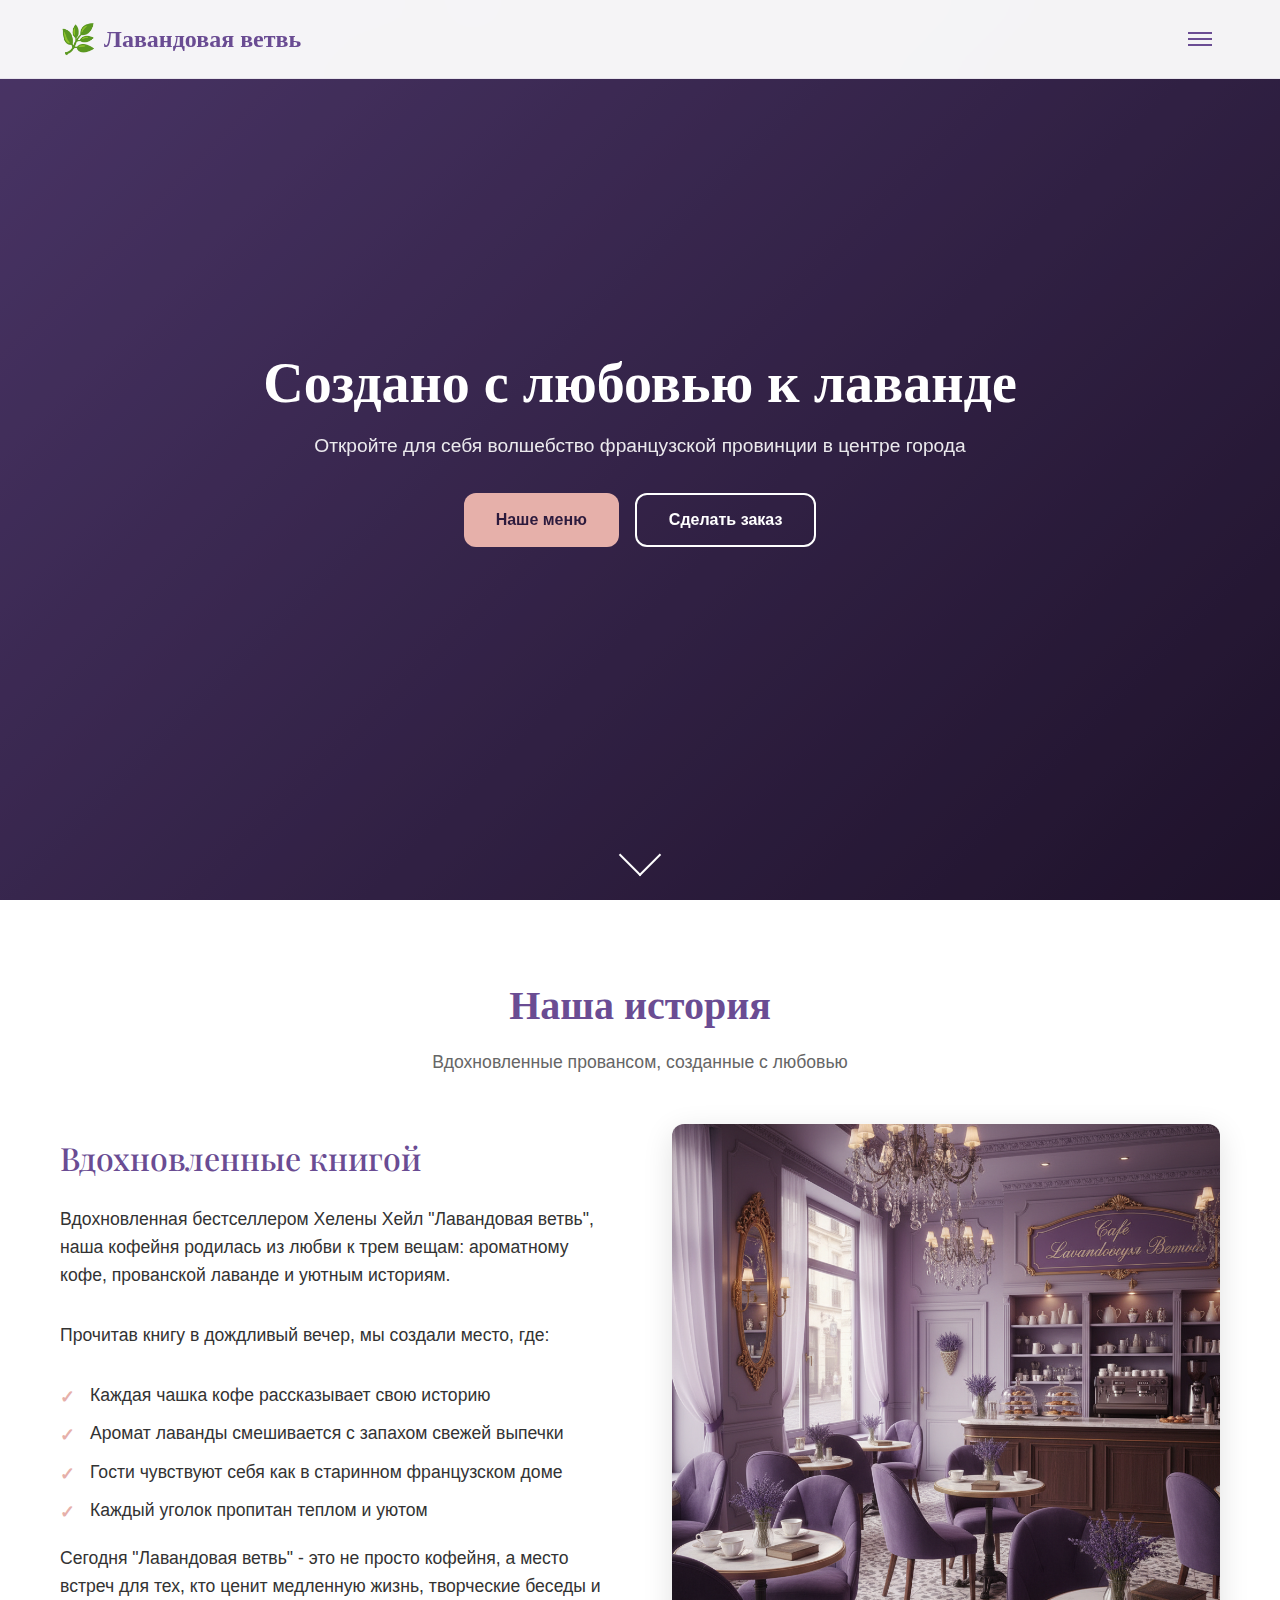
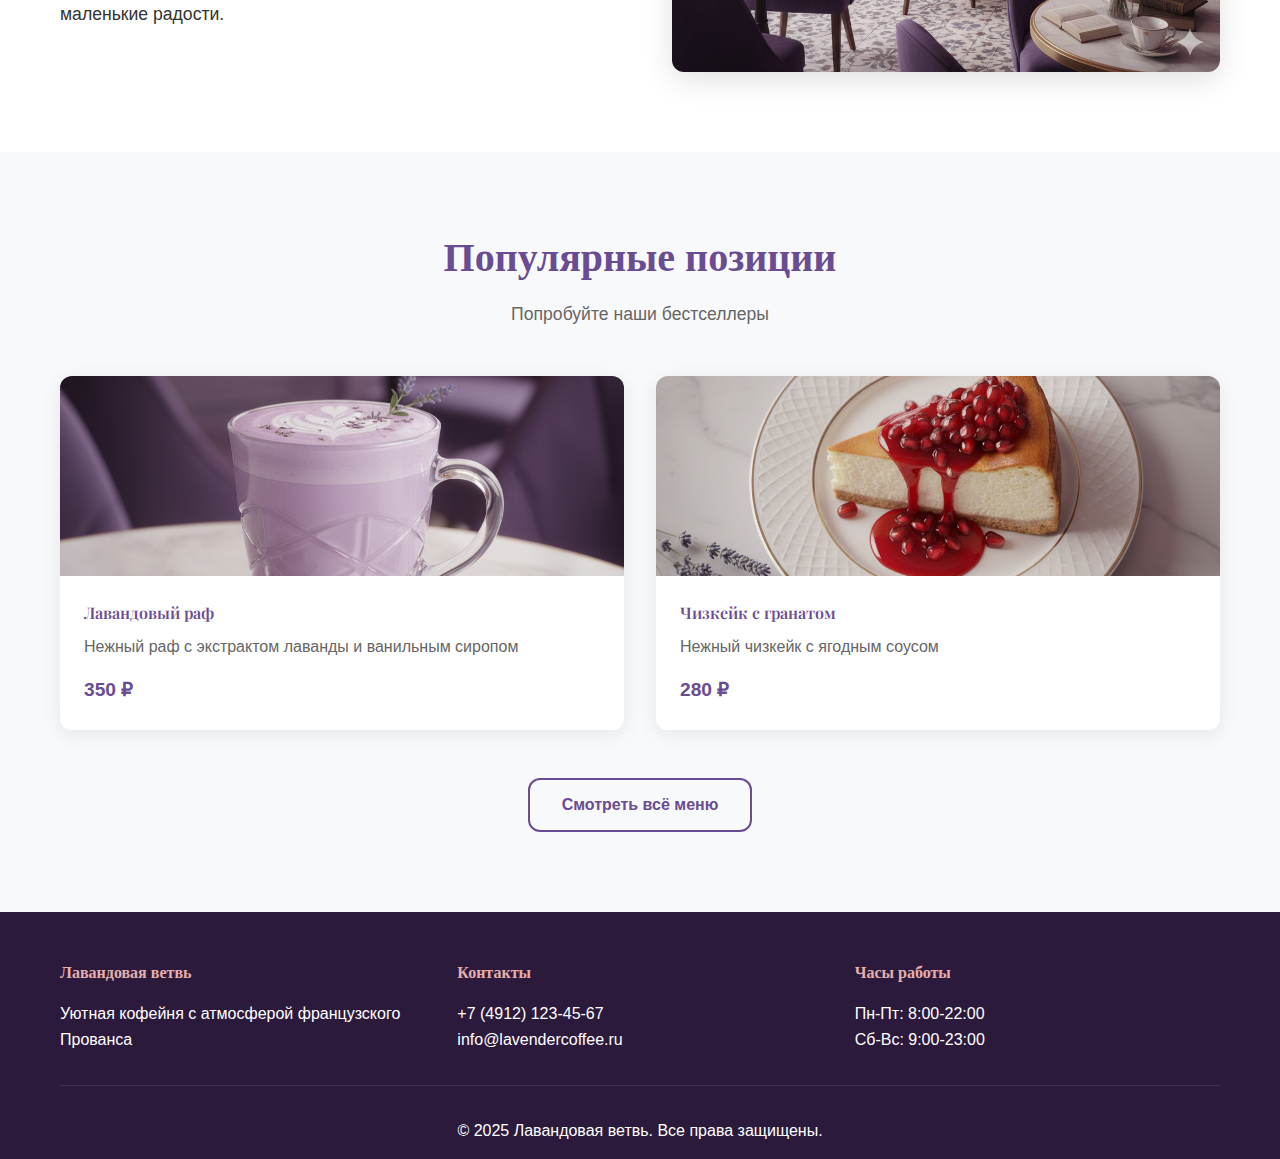
<file: index.html>
<!DOCTYPE html>
<html lang="ru">
<head>
    <meta charset="UTF-8">
    <meta name="viewport" content="width=device-width, initial-scale=1.0">
    <title>Лавандовая ветвь - Уютная кофейня с прованским шармом</title>
    <meta name="description" content="Кофейня 'Лавандовая ветвь' - место, где аромат свежего кофе встречается с нотками прованской лаванды">
    <link rel="stylesheet" href="css/style.css">
    <link rel="stylesheet" href="css/fonts.css">
    <link rel="stylesheet" href="css/animations.css">
    <link rel="stylesheet" href="css/responsive.css">
</head>
<body>
    <!-- Header -->
    <header class="header">
        <div class="container">
            <nav class="nav">
                <a href="index.html" class="logo">
                    <span class="logo-icon">🌿</span>
                    <span class="logo-text">Лавандовая ветвь</span>
                </a>
                
                <!-- Гамбургер меню -->
                <div class="menu-container">
                    <button class="hamburger-menu" id="hamburgerMenu">
                        <span class="hamburger-line"></span>
                        <span class="hamburger-line"></span>
                        <span class="hamburger-line"></span>
                    </button>
                    
                    <div class="nav-overlay" id="navOverlay"></div>
                    
                    <div class="nav-menu" id="navMenu">
                        <div class="nav-header">
                            <span class="nav-title">Меню</span>
                            <button class="nav-close" id="navClose">×</button>
                        </div>
                        
                        <ul class="nav-links">
                            <li><a href="index.html" class="nav-link active">🏠 Главная</a></li>
                            <li><a href="menu.html" class="nav-link">☕ Меню</a></li>
                            <li><a href="gallery.html" class="nav-link">🖼️ Галерея</a></li>
                            <li><a href="contacts.html" class="nav-link">📞 Контакты</a></li>
                            <li><a href="registration.html" class="nav-link">📝 Заказ</a></li>
                            <li><a href="student.html" class="nav-link">👨‍🎓 Студент</a></li>
                        </ul>
                        
                        <div class="nav-footer">
                            <div class="contact-info-mobile">
                                <p>📞 +7 (4912) 123-45-67</p>
                                <p>🕒 Пн-Пт: 8:00-22:00</p>
                            </div>
                        </div>
                    </div>
                </div>
            </nav>
        </div>
    </header>

    <!-- Hero Section -->
    <section class="hero" id="home">
        <div class="hero-background">
            <div class="hero-overlay"></div>
        </div>
        <div class="container">
            <div class="hero-content">
                <h1 class="hero-title">Создано с любовью к лаванде</h1>
                <p class="hero-subtitle">Откройте для себя волшебство французской провинции в центре города</p>
                <div class="hero-buttons">
                    <a href="menu.html" class="btn btn-primary">Наше меню</a>
                    <a href="registration.html" class="btn btn-secondary">Сделать заказ</a>
                </div>
            </div>
        </div>
        <!-- Стрелочка для скролла -->
        <div class="scroll-indicator" id="scrollIndicator">
            <div class="scroll-arrow" onclick="scrollToAbout()"></div>
        </div>
    </section>

    <!-- About Section -->
    <section class="about section-padding" id="about">
        <div class="container">
            <div class="section-header">
                <h2 class="section-title">Наша история</h2>
                <p class="section-subtitle">Вдохновленные провансом, созданные с любовью</p>
            </div>
            <div class="about-content">
                <div class="about-text">
                    <h3>Вдохновленные книгой</h3>
                    <p>Вдохновленная бестселлером Хелены Хейл "Лавандовая ветвь", наша кофейня родилась из любви к трем вещам: ароматному кофе, прованской лаванде и уютным историям.</p>
                    <p>Прочитав книгу в дождливый вечер, мы создали место, где:</p>
                    <ul class="about-list">
                        <li>Каждая чашка кофе рассказывает свою историю</li>
                        <li>Аромат лаванды смешивается с запахом свежей выпечки</li>
                        <li>Гости чувствуют себя как в старинном французском доме</li>
                        <li>Каждый уголок пропитан теплом и уютом</li>
                    </ul>
                    <p>Сегодня "Лавандовая ветвь" - это не просто кофейня, а место встреч для тех, кто ценит медленную жизнь, творческие беседы и маленькие радости.</p>
                </div>
                <div class="about-image">
                    <img src="images/interior-main.jpg" alt="Интерьер кофейни Лавандовая ветвь" loading="lazy">
                </div>
            </div>
        </div>
    </section>

    <!-- Menu Preview -->
    <section class="menu-preview section-padding">
        <div class="container">
            <div class="section-header">
                <h2 class="section-title">Популярные позиции</h2>
                <p class="section-subtitle">Попробуйте наши бестселлеры</p>
            </div>
            <div class="menu-grid">
                <div class="menu-item">
                    <div class="menu-item-image">
                        <img src="images/menu-coffee.jpg" alt="Лавандовый раф" loading="lazy">
                    </div>
                    <div class="menu-item-content">
                        <h4>Лавандовый раф</h4>
                        <p>Нежный раф с экстрактом лаванды и ванильным сиропом</p>
                        <span class="price">350 ₽</span>
                    </div>
                </div>
                <div class="menu-item">
                    <div class="menu-item-image">
                        <img src="images/menu-dessert.jpg" alt="Чизкейк с гранатом" loading="lazy">
                    </div>
                    <div class="menu-item-content">
                        <h4>Чизкейк с гранатом</h4>
                        <p>Нежный чизкейк с ягодным соусом</p>
                        <span class="price">280 ₽</span>
                    </div>
                </div>
            </div>
            <div class="text-center">
                <a href="menu.html" class="btn btn-outline">Смотреть всё меню</a>
            </div>
        </div>
    </section>

    <!-- Footer -->
    <footer class="footer">
        <div class="container">
            <div class="footer-content">
                <div class="footer-section">
                    <h4>Лавандовая ветвь</h4>
                    <p>Уютная кофейня с атмосферой французского Прованса</p>
                </div>
                <div class="footer-section">
                    <h4>Контакты</h4>
                    <p>+7 (4912) 123-45-67</p>
                    <p>info@lavendercoffee.ru</p>
                </div>
                <div class="footer-section">
                    <h4>Часы работы</h4>
                    <p>Пн-Пт: 8:00-22:00</p>
                    <p>Сб-Вс: 9:00-23:00</p>
                </div>
            </div>
            <div class="footer-bottom">
                <p>&copy; 2025 Лавандовая ветвь. Все права защищены.</p>
            </div>
        </div>
    </footer>

    <script src="js/main.js"></script>
</body>
</html>
</file>
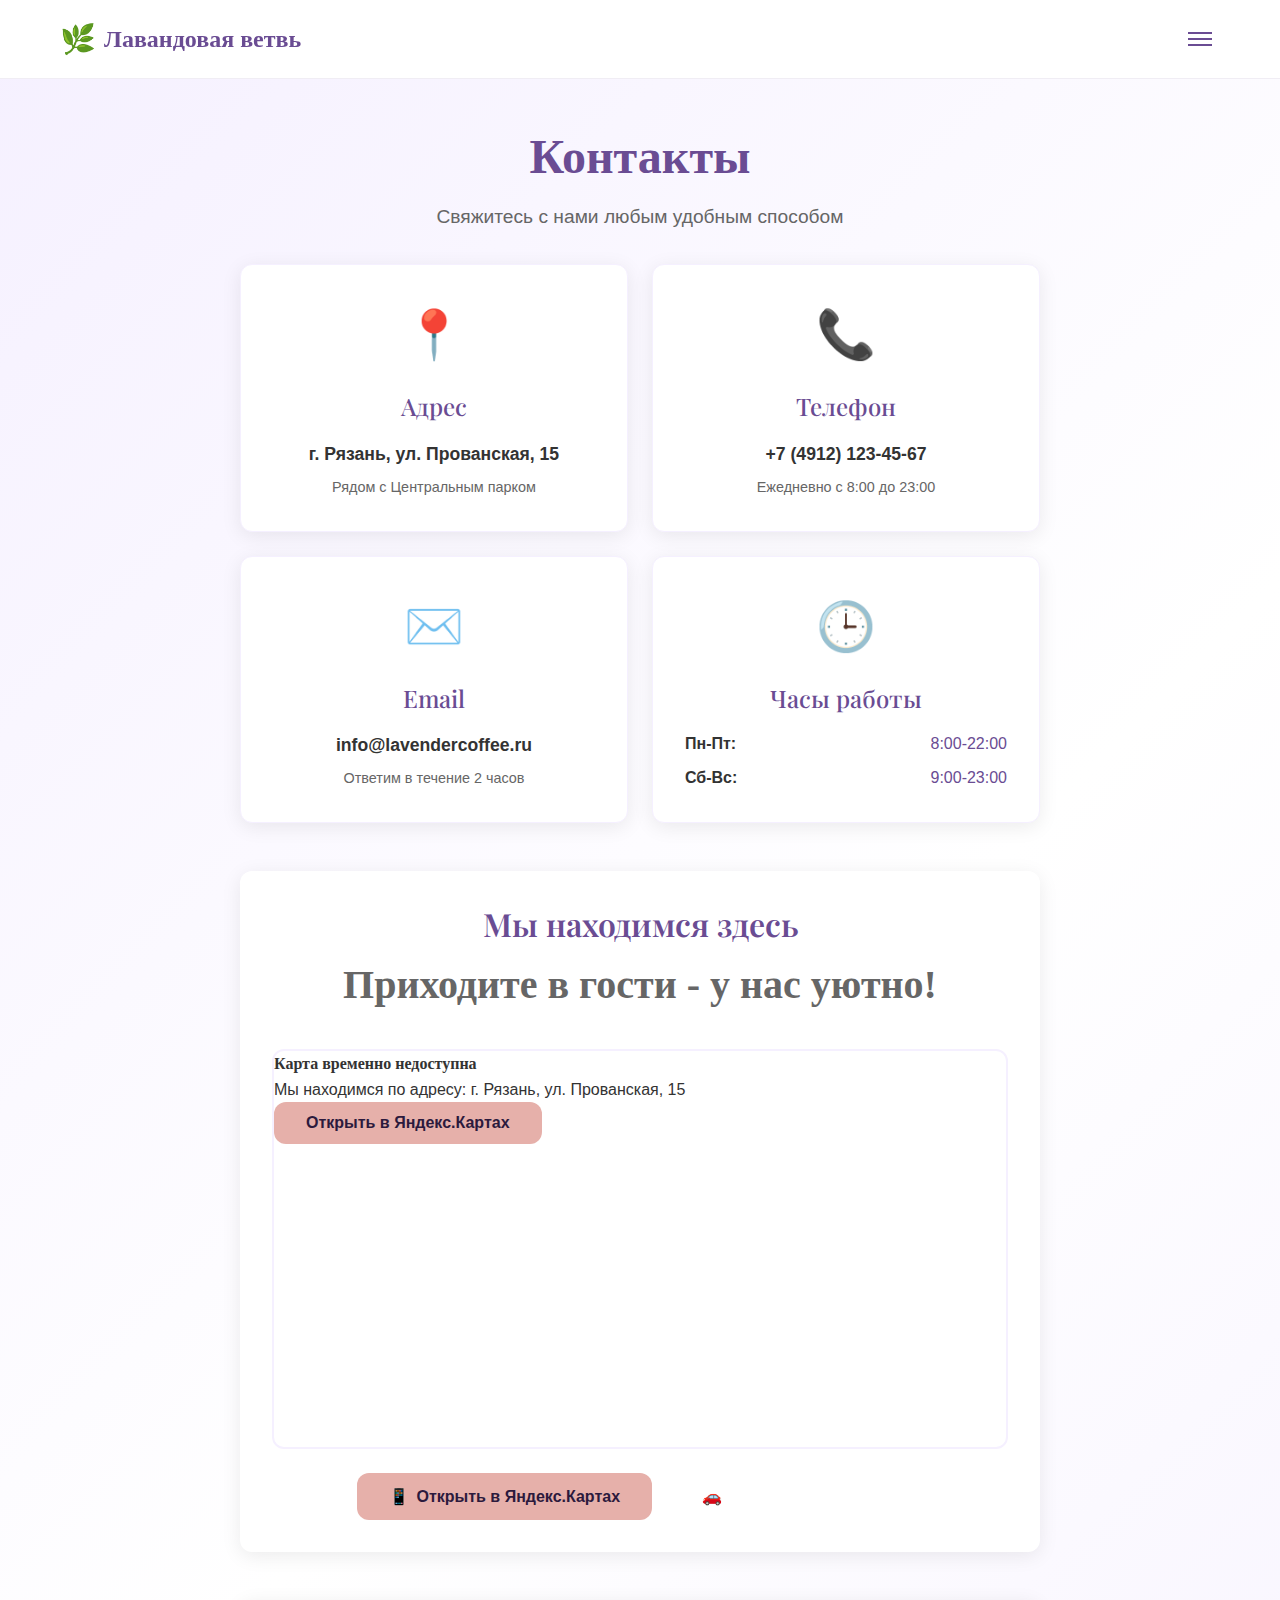
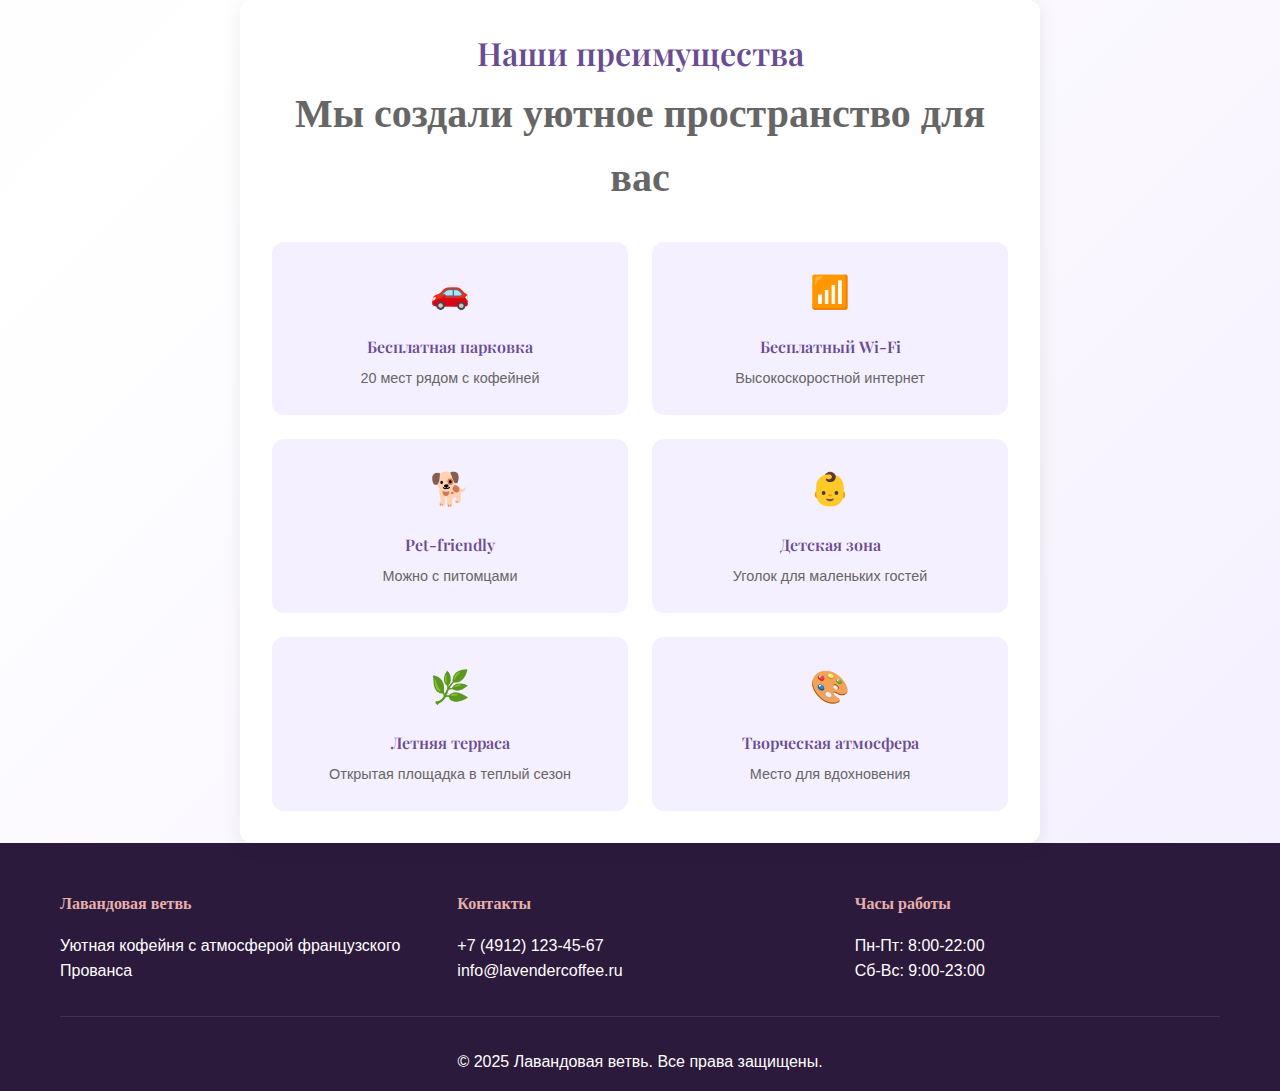
<file: contacts.html>
<!DOCTYPE html>
<html lang="ru">
<head>
    <meta charset="UTF-8">
    <meta name="viewport" content="width=device-width, initial-scale=1.0">
    <title>Контакты - Лавандовая ветвь</title>
    <link rel="stylesheet" href="css/style.css">
    <link rel="stylesheet" href="css/fonts.css">
    <link rel="stylesheet" href="css/animations.css">
    <link rel="stylesheet" href="css/responsive.css">
</head>
<body>
    <header class="header">
        <div class="container">
            <nav class="nav">
                <a href="index.html" class="logo">
                    <span class="logo-icon">🌿</span>
                    <span class="logo-text">Лавандовая ветвь</span>
                </a>
                
                <div class="menu-container">
                    <button class="hamburger-menu" id="hamburgerMenu">
                        <span class="hamburger-line"></span>
                        <span class="hamburger-line"></span>
                        <span class="hamburger-line"></span>
                    </button>
                    
                    <div class="nav-overlay" id="navOverlay"></div>
                    
                    <div class="nav-menu" id="navMenu">
                        <div class="nav-header">
                            <span class="nav-title">Мену</span>
                            <button class="nav-close" id="navClose">×</button>
                        </div>
                        
                        <ul class="nav-links">
                            <li><a href="index.html" class="nav-link">🏠 Главная</a></li>
                            <li><a href="menu.html" class="nav-link">☕ Меню</a></li>
                            <li><a href="gallery.html" class="nav-link">🖼️ Галерея</a></li>
                            <li><a href="contacts.html" class="nav-link active">📞 Контакты</a></li>
                            <li><a href="registration.html" class="nav-link">📝 Заказ</a></li>
                            <li><a href="student.html" class="nav-link">👨‍🎓 Студент</a></li>
                        </ul>
                        
                        <div class="nav-footer">
                            <div class="contact-info-mobile">
                                <p>📞 +7 (4912) 123-45-67</p>
                                <p>🕒 Пн-Пт: 8:00-22:00</p>
                            </div>
                        </div>
                    </div>
                </div>
            </nav>
        </div>
    </header>

    <main class="contacts-page">
        <div class="container">
            <div class="page-header">
                <h1>Контакты</h1>
                <p class="page-subtitle">Свяжитесь с нами любым удобным способом</p>
            </div>

            <div class="contacts-layout">
                <!-- Контактные карточки -->
                <div class="contact-cards-grid">
                    <div class="contact-card">
                        <div class="card-icon">📍</div>
                        <div class="card-content">
                            <h3>Адрес</h3>
                            <p class="main-info">г. Рязань, ул. Прованская, 15</p>
                            <p class="additional-info">Рядом с Центральным парком</p>
                        </div>
                    </div>

                    <div class="contact-card">
                        <div class="card-icon">📞</div>
                        <div class="card-content">
                            <h3>Телефон</h3>
                            <p class="main-info">+7 (4912) 123-45-67</p>
                            <p class="additional-info">Ежедневно с 8:00 до 23:00</p>
                        </div>
                    </div>

                    <div class="contact-card">
                        <div class="card-icon">✉️</div>
                        <div class="card-content">
                            <h3>Email</h3>
                            <p class="main-info">info@lavendercoffee.ru</p>
                            <p class="additional-info">Ответим в течение 2 часов</p>
                        </div>
                    </div>

                    <div class="contact-card">
                        <div class="card-icon">🕒</div>
                        <div class="card-content">
                            <h3>Часы работы</h3>
                            <div class="working-hours">
                                <div class="hours-row">
                                    <span class="days">Пн-Пт:</span>
                                    <span class="time">8:00-22:00</span>
                                </div>
                                <div class="hours-row">
                                    <span class="days">Сб-Вс:</span>
                                    <span class="time">9:00-23:00</span>
                                </div>
                            </div>
                        </div>
                    </div>
                </div>

                <!-- Карта -->
                <div class="map-section">
                    <div class="section-title">
                        <h2>Мы находимся здесь</h2>
                        <p>Приходите в гости - у нас уютно!</p>
                    </div>
                    
                    <div class="map-container">
                        <div id="yandex-map" class="yandex-map"></div>
                    </div>
                    
                    <div class="map-actions">
                        <button class="btn btn-primary" onclick="openInYandexMaps()">
                            <span class="btn-icon">📱</span>
                            Открыть в Яндекс.Картах
                        </button>
                        <button class="btn btn-secondary" onclick="getDirections()">
                            <span class="btn-icon">🚗</span>
                            Построить маршрут
                        </button>
                    </div>
                </div>

                <!-- Особенности -->
                <div class="features-section">
                    <div class="section-title">
                        <h2>Наши преимущества</h2>
                        <p>Мы создали уютное пространство для вас</p>
                    </div>
                    
                    <div class="features-grid">
                        <div class="feature-card">
                            <div class="feature-icon">🚗</div>
                            <h4>Бесплатная парковка</h4>
                            <p>20 мест рядом с кофейней</p>
                        </div>
                        
                        <div class="feature-card">
                            <div class="feature-icon">📶</div>
                            <h4>Бесплатный Wi-Fi</h4>
                            <p>Высокоскоростной интернет</p>
                        </div>
                        
                        <div class="feature-card">
                            <div class="feature-icon">🐕</div>
                            <h4>Pet-friendly</h4>
                            <p>Можно с питомцами</p>
                        </div>
                        
                        <div class="feature-card">
                            <div class="feature-icon">👶</div>
                            <h4>Детская зона</h4>
                            <p>Уголок для маленьких гостей</p>
                        </div>
                        
                        <div class="feature-card">
                            <div class="feature-icon">🌿</div>
                            <h4>Летняя терраса</h4>
                            <p>Открытая площадка в теплый сезон</p>
                        </div>
                        
                        <div class="feature-card">
                            <div class="feature-icon">🎨</div>
                            <h4>Творческая атмосфера</h4>
                            <p>Место для вдохновения</p>
                        </div>
                    </div>
                </div>
            </div>
        </div>
    </main>

    <footer class="footer">
        <div class="container">
            <div class="footer-content">
                <div class="footer-section">
                    <h4>Лавандовая ветвь</h4>
                    <p>Уютная кофейня с атмосферой французского Прованса</p>
                </div>
                <div class="footer-section">
                    <h4>Контакты</h4>
                    <p>+7 (4912) 123-45-67</p>
                    <p>info@lavendercoffee.ru</p>
                </div>
                <div class="footer-section">
                    <h4>Часы работы</h4>
                    <p>Пн-Пт: 8:00-22:00</p>
                    <p>Сб-Вс: 9:00-23:00</p>
                </div>
            </div>
            <div class="footer-bottom">
                <p>&copy; 2025 Лавандовая ветвь. Все права защищены.</p>
            </div>
        </div>
    </footer>

    <script src="https://api-maps.yandex.ru/2.1/?apikey=587cfbc6-7b3f-417a-9c91-a6732fa52465&lang=ru_RU" type="text/javascript"></script>
    <script src="js/maps.js"></script>
    <script src="js/main.js"></script>
</body>
</html>
</file>
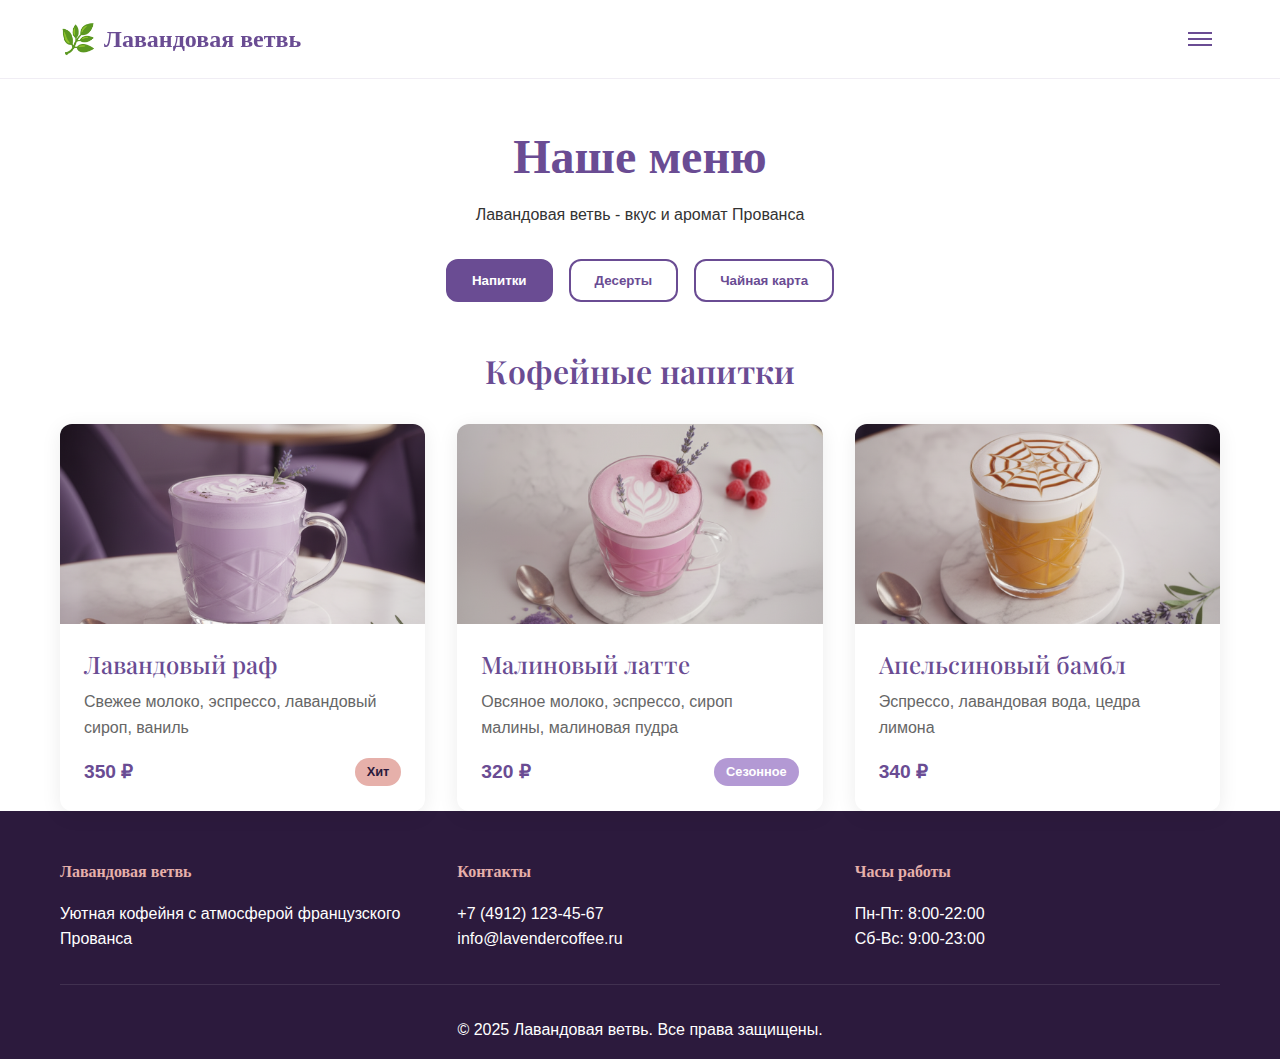
<file: menu.html>
<!DOCTYPE html>
<html lang="ru">
<head>
    <meta charset="UTF-8">
    <meta name="viewport" content="width=device-width, initial-scale=1.0">
    <title>Меню - Лавандовая ветвь</title>
    <link rel="stylesheet" href="css/style.css">
    <link rel="stylesheet" href="css/fonts.css">
    <link rel="stylesheet" href="css/animations.css">
    <link rel="stylesheet" href="css/responsive.css">
</head>
<body>
    <header class="header">
        <div class="container">
            <nav class="nav">
                <a href="index.html" class="logo">
                    <span class="logo-icon">🌿</span>
                    <span class="logo-text">Лавандовая ветвь</span>
                </a>
                
                <div class="menu-container">
                    <button class="hamburger-menu" id="hamburgerMenu">
                        <span class="hamburger-line"></span>
                        <span class="hamburger-line"></span>
                        <span class="hamburger-line"></span>
                    </button>
                    
                    <div class="nav-overlay" id="navOverlay"></div>
                    
                    <div class="nav-menu" id="navMenu">
                        <div class="nav-header">
                            <span class="nav-title">Меню</span>
                            <button class="nav-close" id="navClose">×</button>
                        </div>
                        
                        <ul class="nav-links">
                            <li><a href="index.html" class="nav-link">🏠 Главная</a></li>
                            <li><a href="menu.html" class="nav-link active">☕ Меню</a></li>
                            <li><a href="gallery.html" class="nav-link">🖼️ Галерея</a></li>
                            <li><a href="contacts.html" class="nav-link">📞 Контакты</a></li>
                            <li><a href="registration.html" class="nav-link">📝 Заказ</a></li>
                            <li><a href="student.html" class="nav-link">👨‍🎓 Студент</a></li>
                        </ul>
                        
                        <div class="nav-footer">
                            <div class="contact-info-mobile">
                                <p>📞 +7 (4912) 123-45-67</p>
                                <p>🕒 Пн-Пт: 8:00-22:00</p>
                            </div>
                        </div>
                    </div>
                </div>
            </nav>
        </div>
    </header>

    <main class="menu-page">
        <div class="container">
            <div class="page-header">
                <h1>Наше меню</h1>
                <p>Лавандовая ветвь - вкус и аромат Прованса</p>
            </div>

            <div class="menu-categories">
                <button class="category-btn active" data-category="coffee">Напитки</button>
                <button class="category-btn" data-category="desserts">Десерты</button>
                <button class="category-btn" data-category="tea">Чайная карта</button>
            </div>

            <div class="menu-section" id="coffee">
                <h2>Кофейные напитки</h2>
                <div class="menu-items-grid">
                    <div class="menu-item-card">
                        <div class="item-image">
                            <img src="images/lavender-raf.jpg" alt="Лавандовый раф" loading="lazy">
                        </div>
                        <div class="item-info">
                            <h3>Лавандовый раф</h3>
                            <p>Свежее молоко, эспрессо, лавандовый сироп, ваниль</p>
                            <div class="item-meta">
                                <span class="price">350 ₽</span>
                                <span class="tag">Хит</span>
                            </div>
                        </div>
                    </div>
                    
                    <div class="menu-item-card">
                        <div class="item-image">
                            <img src="images/malin-latte.jpg" alt="Малиновый латте" loading="lazy">
                        </div>
                        <div class="item-info">
                            <h3>Малиновый латте</h3>
                            <p>Овсяное молоко, эспрессо, сироп малины, малиновая пудра</p>
                            <div class="item-meta">
                                <span class="price">320 ₽</span>
                                <span class="tag seasonal">Сезонное</span>
                            </div>
                        </div>
                    </div>

                    <div class="menu-item-card">
                        <div class="item-image">
                            <img src="images/bambl.jpg" alt="Апельсиновый бамбл" loading="lazy">
                        </div>
                        <div class="item-info">
                            <h3>Апельсиновый бамбл</h3>
                            <p>Эспрессо, лавандовая вода, цедра лимона</p>
                            <div class="item-meta">
                                <span class="price">340 ₽</span>
                            </div>
                        </div>
                    </div>
                </div>
            </div>

            <div class="menu-section" id="desserts" style="display: none;">
                <h2>Десерты</h2>
                <div class="menu-items-grid">
                    <div class="menu-item-card">
                        <div class="item-image">
                            <img src="images/cheesecake.jpg" alt="Чизкейк с гранатом" loading="lazy">
                        </div>
                        <div class="item-info">
                            <h3>Чизкейк с гранатом</h3>
                            <p>Творожный сыр, гранат, ягодный соус</p>
                            <div class="item-meta">
                                <span class="price">280 ₽</span>
                            </div>
                        </div>
                    </div>

                    <div class="menu-item-card">
                        <div class="item-image">
                            <img src="images/eklers.jpg" alt="Эклеры" loading="lazy">
                        </div>
                        <div class="item-info">
                            <h3>Эклеры</h3>
                            <p>Миндальная мука, заварной крем, белый шоколад</p>
                            <div class="item-meta">
                                <span class="price">250 ₽</span>
                            </div>
                        </div>
                    </div>
                </div>
            </div>

            <div class="menu-section" id="tea" style="display: none;">
                <h2>Чайная карта</h2>
                <div class="menu-items-grid">
                    <div class="menu-item-card">
                        <div class="item-image">
                            <img src="images/tea.jpg" alt="Лавандовый чай" loading="lazy">
                        </div>
                        <div class="item-info">
                            <h3>Лавандовый чай</h3>
                            <p>Ароматный травяной чай с цветами лаванды, мятой и мелиссой</p>
                            <div class="item-meta">
                                <span class="price">280 ₽</span>
                                <span class="tag">Успокаивающий</span>
                            </div>
                        </div>
                    </div>
                </div>
            </div>
        </div>
    </main>

    <footer class="footer">
        <div class="container">
            <div class="footer-content">
                <div class="footer-section">
                    <h4>Лавандовая ветвь</h4>
                    <p>Уютная кофейня с атмосферой французского Прованса</p>
                </div>
                <div class="footer-section">
                    <h4>Контакты</h4>
                    <p>+7 (4912) 123-45-67</p>
                    <p>info@lavendercoffee.ru</p>
                </div>
                <div class="footer-section">
                    <h4>Часы работы</h4>
                    <p>Пн-Пт: 8:00-22:00</p>
                    <p>Сб-Вс: 9:00-23:00</p>
                </div>
            </div>
            <div class="footer-bottom">
                <p>&copy; 2025 Лавандовая ветвь. Все права защищены.</p>
            </div>
        </div>
    </footer>

    <script src="js/main.js"></script>
</body>
</html>
</file>
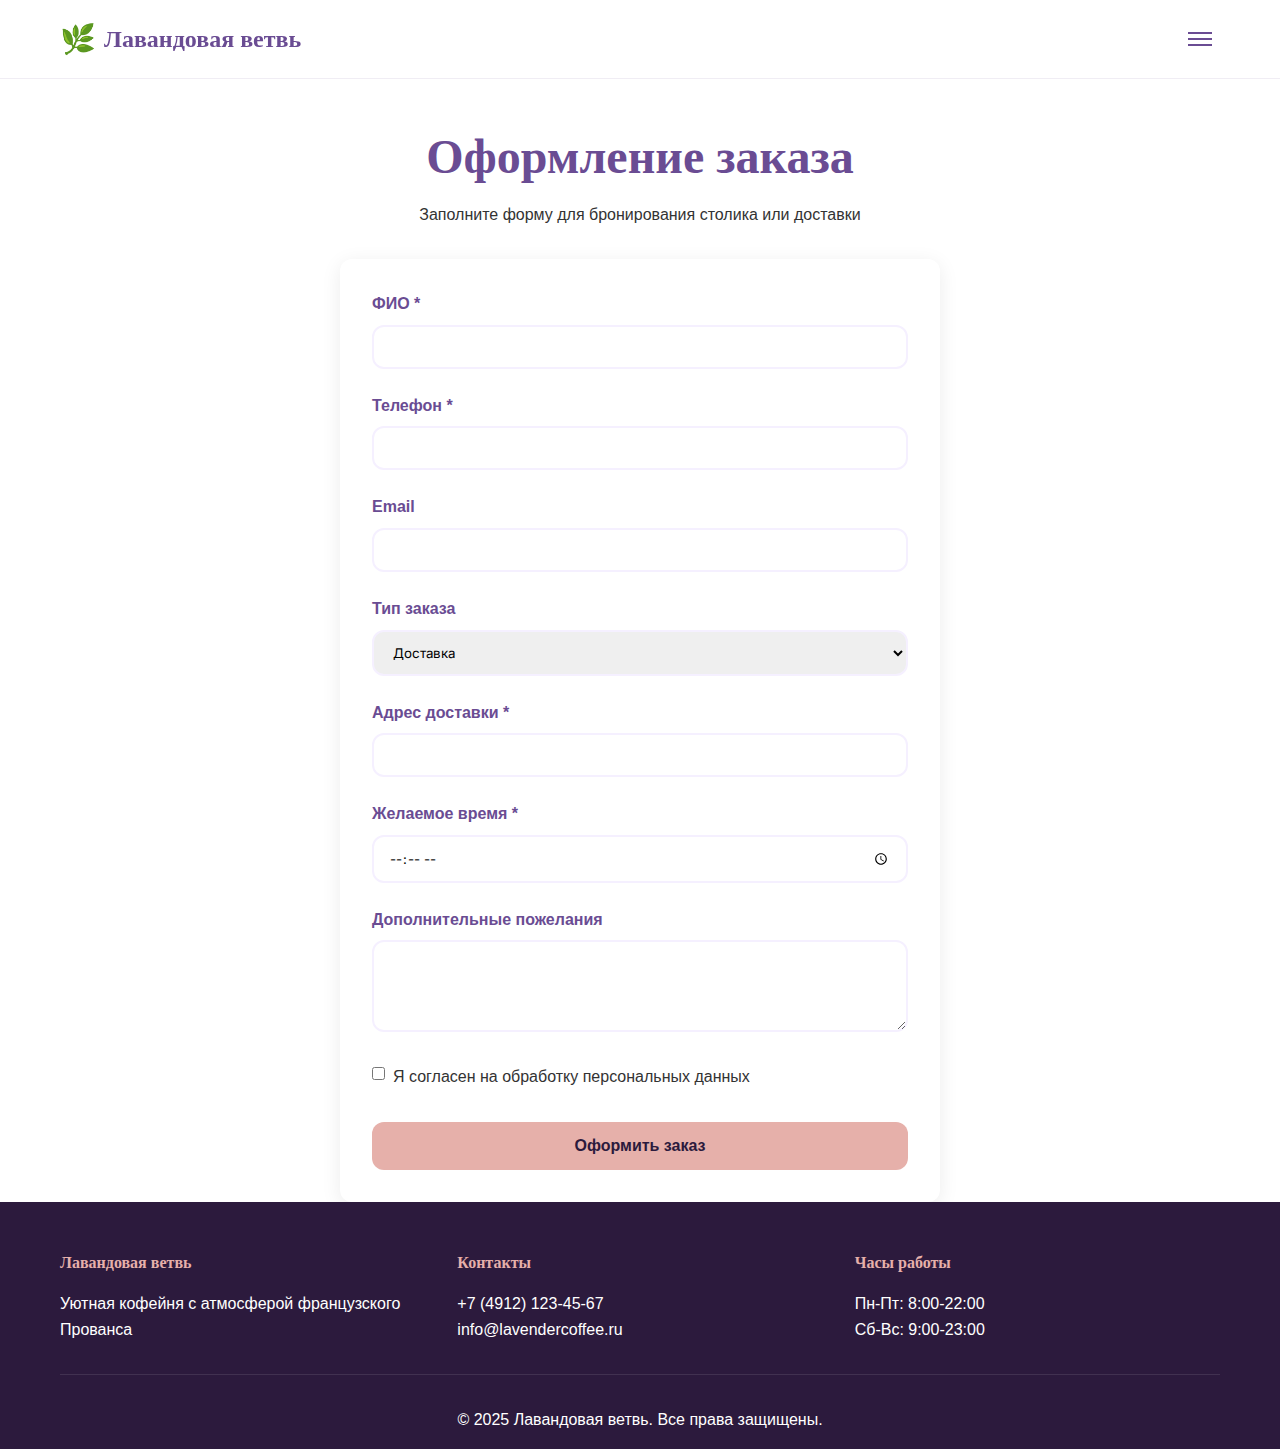
<file: registration.html>
<!DOCTYPE html>
<html lang="ru">
<head>
    <meta charset="UTF-8">
    <meta name="viewport" content="width=device-width, initial-scale=1.0">
    <title>Заказ - Лавандовая ветвь</title>
    <link rel="stylesheet" href="css/style.css">
    <link rel="stylesheet" href="css/fonts.css">
    <link rel="stylesheet" href="css/animations.css">
    <link rel="stylesheet" href="css/responsive.css">
</head>
<body>
    <header class="header">
        <div class="container">
            <nav class="nav">
                <a href="index.html" class="logo">
                    <span class="logo-icon">🌿</span>
                    <span class="logo-text">Лавандовая ветвь</span>
                </a>
                
                <div class="menu-container">
                    <button class="hamburger-menu" id="hamburgerMenu">
                        <span class="hamburger-line"></span>
                        <span class="hamburger-line"></span>
                        <span class="hamburger-line"></span>
                    </button>
                    
                    <div class="nav-overlay" id="navOverlay"></div>
                    
                    <div class="nav-menu" id="navMenu">
                        <div class="nav-header">
                            <span class="nav-title">Меню</span>
                            <button class="nav-close" id="navClose">×</button>
                        </div>
                        
                        <ul class="nav-links">
                            <li><a href="index.html" class="nav-link">🏠 Главная</a></li>
                            <li><a href="menu.html" class="nav-link">☕ Меню</a></li>
                            <li><a href="gallery.html" class="nav-link">🖼️ Галерея</a></li>
                            <li><a href="contacts.html" class="nav-link">📞 Контакты</a></li>
                            <li><a href="registration.html" class="nav-link active">📝 Заказ</a></li>
                            <li><a href="student.html" class="nav-link">👨‍🎓 Студент</a></li>
                        </ul>
                        
                        <div class="nav-footer">
                            <div class="contact-info-mobile">
                                <p>📞 +7 (4912) 123-45-67</p>
                                <p>🕒 Пн-Пт: 8:00-22:00</p>
                            </div>
                        </div>
                    </div>
                </div>
            </nav>
        </div>
    </header>

    <main class="registration-page">
        <div class="container">
            <div class="page-header">
                <h1>Оформление заказа</h1>
                <p>Заполните форму для бронирования столика или доставки</p>
            </div>

            <div class="registration-form-container">
                <form class="registration-form" id="orderForm">
                    <div class="form-group">
                        <label for="fullName">ФИО *</label>
                        <input type="text" id="fullName" name="fullName" required>
                    </div>

                    <div class="form-group">
                        <label for="phone">Телефон *</label>
                        <input type="tel" id="phone" name="phone" required pattern="\+?[0-9\s\-\(\)]+">
                    </div>

                    <div class="form-group">
                        <label for="email">Email</label>
                        <input type="email" id="email" name="email">
                    </div>

                    <div class="form-group">
                        <label for="orderType">Тип заказа</label>
                        <select id="orderType" name="orderType">
                            <option value="delivery">Доставка</option>
                            <option value="reservation">Бронирование столика</option>
                            <option value="takeaway">Самовывоз</option>
                        </select>
                    </div>

                    <div class="form-group" id="addressField">
                        <label for="address">Адрес доставки *</label>
                        <input type="text" id="address" name="address">
                    </div>

                    <div class="form-group" id="timeField">
                        <label for="deliveryTime">Желаемое время *</label>
                        <input type="time" id="deliveryTime" name="deliveryTime" required>
                    </div>

                    <div class="form-group">
                        <label for="comments">Дополнительные пожелания</label>
                        <textarea id="comments" name="comments" rows="4"></textarea>
                    </div>

                    <div class="form-agreement">
                        <input type="checkbox" id="agreement" name="agreement" required>
                        <label for="agreement">Я согласен на обработку персональных данных</label>
                    </div>

                    <button type="submit" class="btn btn-primary btn-large">Оформить заказ</button>
                </form>
            </div>
        </div>
    </main>

    <footer class="footer">
        <div class="container">
            <div class="footer-content">
                <div class="footer-section">
                    <h4>Лавандовая ветвь</h4>
                    <p>Уютная кофейня с атмосферой французского Прованса</p>
                </div>
                <div class="footer-section">
                    <h4>Контакты</h4>
                    <p>+7 (4912) 123-45-67</p>
                    <p>info@lavendercoffee.ru</p>
                </div>
                <div class="footer-section">
                    <h4>Часы работы</h4>
                    <p>Пн-Пт: 8:00-22:00</p>
                    <p>Сб-Вс: 9:00-23:00</p>
                </div>
            </div>
            <div class="footer-bottom">
                <p>&copy; 2025 Лавандовая ветвь. Все права защищены.</p>
            </div>
        </div>
    </footer>

    <script src="js/main.js"></script>
</body>
</html>
</file>
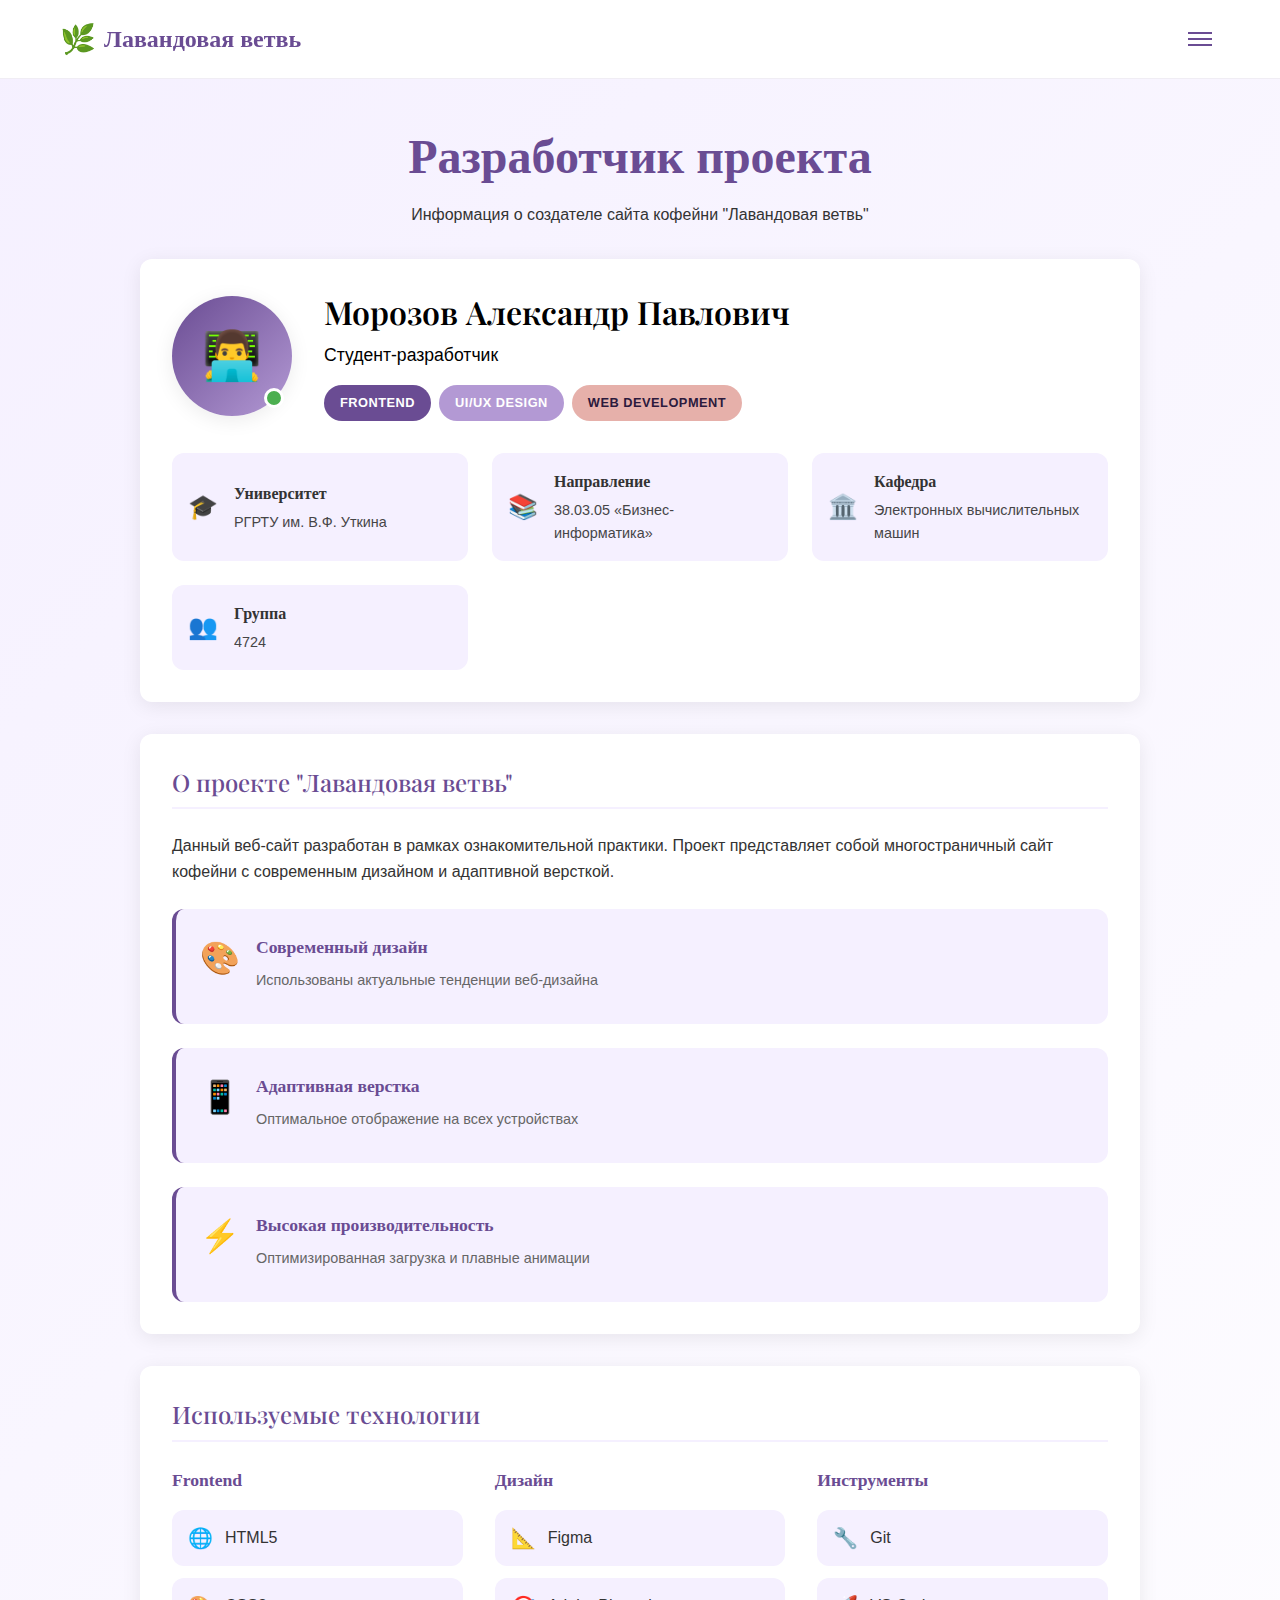
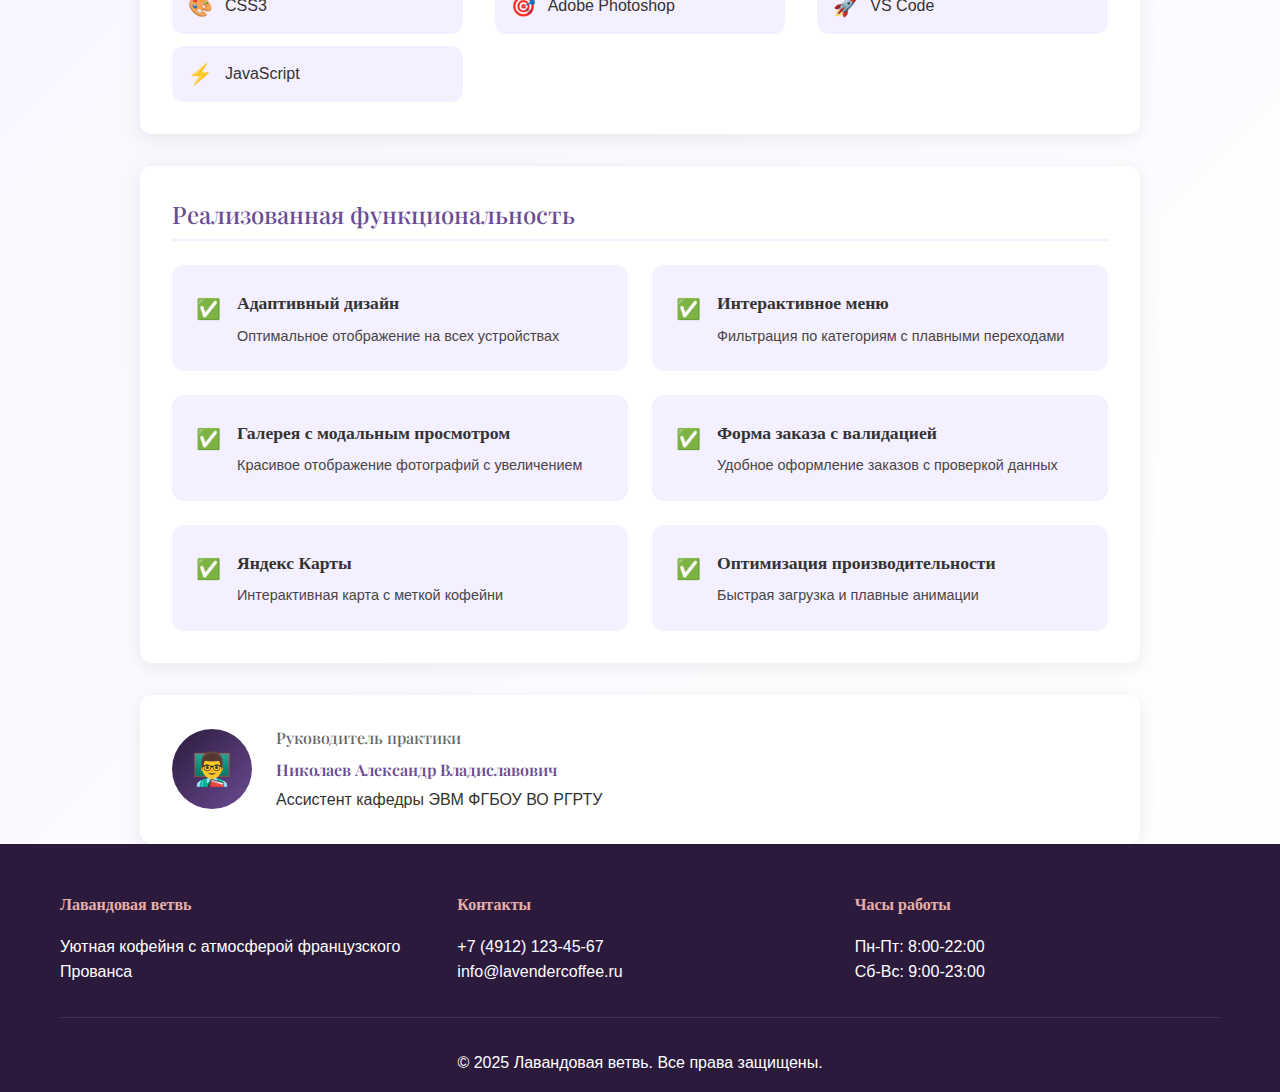
<file: student.html>
<!DOCTYPE html>
<html lang="ru">
<head>
    <meta charset="UTF-8">
    <meta name="viewport" content="width=device-width, initial-scale=1.0">
    <title>Страница студента - Лавандовая ветвь</title>
    <link rel="stylesheet" href="css/style.css">
    <link rel="stylesheet" href="css/fonts.css">
    <link rel="stylesheet" href="css/animations.css">
    <link rel="stylesheet" href="css/responsive.css">
</head>
<body>
    <header class="header">
        <div class="container">
            <nav class="nav">
                <a href="index.html" class="logo">
                    <span class="logo-icon">🌿</span>
                    <span class="logo-text">Лавандовая ветвь</span>
                </a>
                
                <div class="menu-container">
                    <button class="hamburger-menu" id="hamburgerMenu">
                        <span class="hamburger-line"></span>
                        <span class="hamburger-line"></span>
                        <span class="hamburger-line"></span>
                    </button>
                    
                    <div class="nav-overlay" id="navOverlay"></div>
                    
                    <div class="nav-menu" id="navMenu">
                        <div class="nav-header">
                            <span class="nav-title">Меню</span>
                            <button class="nav-close" id="navClose">×</button>
                        </div>
                        
                        <ul class="nav-links">
                            <li><a href="index.html" class="nav-link">🏠 Главная</a></li>
                            <li><a href="menu.html" class="nav-link">☕ Меню</a></li>
                            <li><a href="gallery.html" class="nav-link">🖼️ Галерея</a></li>
                            <li><a href="contacts.html" class="nav-link">📞 Контакты</a></li>
                            <li><a href="registration.html" class="nav-link">📝 Заказ</a></li>
                            <li><a href="student.html" class="nav-link active">👨‍🎓 Студент</a></li>
                        </ul>
                        
                        <div class="nav-footer">
                            <div class="contact-info-mobile">
                                <p>📞 +7 (4912) 123-45-67</p>
                                <p>🕒 Пн-Пт: 8:00-22:00</p>
                            </div>
                        </div>
                    </div>
                </div>
            </nav>
        </div>
    </header>

    <main class="student-page">
        <div class="container">
            <div class="page-header">
                <h1>Разработчик проекта</h1>
                <p>Информация о создателе сайта кофейни "Лавандовая ветвь"</p>
            </div>

            <div class="student-profile">
                <!-- Основная информация -->
                <div class="profile-card">
                    <div class="profile-header">
                        <div class="avatar-container">
                            <div class="avatar">
                                <span class="avatar-icon">👨‍💻</span>
                            </div>
                            <div class="status-indicator"></div>
                        </div>
                        <div class="profile-main-info">
                            <h2>Морозов Александр Павлович</h2>
                            <p class="profile-subtitle">Студент-разработчик</p>
                            <div class="profile-badges">
                                <span class="badge badge-primary">Frontend</span>
                                <span class="badge badge-secondary">UI/UX Design</span>
                                <span class="badge badge-accent">Web Development</span>
                            </div>
                        </div>
                    </div>

                    <div class="profile-details">
                        <div class="detail-grid">
                            <div class="detail-item">
                                <div class="detail-icon">🎓</div>
                                <div class="detail-content">
                                    <h4>Университет</h4>
                                    <p>РГРТУ им. В.Ф. Уткина</p>
                                </div>
                            </div>
                            <div class="detail-item">
                                <div class="detail-icon">📚</div>
                                <div class="detail-content">
                                    <h4>Направление</h4>
                                    <p>38.03.05 «Бизнес-информатика»</p>
                                </div>
                            </div>
                            <div class="detail-item">
                                <div class="detail-icon">🏛️</div>
                                <div class="detail-content">
                                    <h4>Кафедра</h4>
                                    <p>Электронных вычислительных машин</p>
                                </div>
                            </div>
                            <div class="detail-item">
                                <div class="detail-icon">👥</div>
                                <div class="detail-content">
                                    <h4>Группа</h4>
                                    <p>4724</p>
                                </div>
                            </div>
                        </div>
                    </div>
                </div>

                <!-- О проекте -->
                <div class="project-card">
                    <h3>О проекте "Лавандовая ветвь"</h3>
                    <div class="project-description">
                        <p>Данный веб-сайт разработан в рамках ознакомительной практики. Проект представляет собой многостраничный сайт кофейни с современным дизайном и адаптивной версткой.</p>
                        
                        <div class="project-features">
                            <div class="feature-highlight">
                                <div class="feature-icon">🎨</div>
                                <div class="feature-text">
                                    <h5>Современный дизайн</h5>
                                    <p>Использованы актуальные тенденции веб-дизайна</p>
                                </div>
                            </div>
                            <div class="feature-highlight">
                                <div class="feature-icon">📱</div>
                                <div class="feature-text">
                                    <h5>Адаптивная верстка</h5>
                                    <p>Оптимальное отображение на всех устройствах</p>
                                </div>
                            </div>
                            <div class="feature-highlight">
                                <div class="feature-icon">⚡</div>
                                <div class="feature-text">
                                    <h5>Высокая производительность</h5>
                                    <p>Оптимизированная загрузка и плавные анимации</p>
                                </div>
                            </div>
                        </div>
                    </div>
                </div>

                <!-- Технологии -->
                <div class="tech-card">
                    <h3>Используемые технологии</h3>
                    <div class="tech-stack">
                        <div class="tech-category">
                            <h4>Frontend</h4>
                            <div class="tech-items">
                                <div class="tech-item">
                                    <span class="tech-logo">🌐</span>
                                    <span class="tech-name">HTML5</span>
                                </div>
                                <div class="tech-item">
                                    <span class="tech-logo">🎨</span>
                                    <span class="tech-name">CSS3</span>
                                </div>
                                <div class="tech-item">
                                    <span class="tech-logo">⚡</span>
                                    <span class="tech-name">JavaScript</span>
                                </div>
                            </div>
                        </div>
                        <div class="tech-category">
                            <h4>Дизайн</h4>
                            <div class="tech-items">
                                <div class="tech-item">
                                    <span class="tech-logo">📐</span>
                                    <span class="tech-name">Figma</span>
                                </div>
                                <div class="tech-item">
                                    <span class="tech-logo">🎯</span>
                                    <span class="tech-name">Adobe Photoshop</span>
                                </div>
                            </div>
                        </div>
                        <div class="tech-category">
                            <h4>Инструменты</h4>
                            <div class="tech-items">
                                <div class="tech-item">
                                    <span class="tech-logo">🔧</span>
                                    <span class="tech-name">Git</span>
                                </div>
                                <div class="tech-item">
                                    <span class="tech-logo">🚀</span>
                                    <span class="tech-name">VS Code</span>
                                </div>
                            </div>
                        </div>
                    </div>
                </div>

                <!-- Функциональность -->
                <div class="features-card">
                    <h3>Реализованная функциональность</h3>
                    <div class="features-grid">
                        <div class="feature-item">
                            <div class="feature-check">✅</div>
                            <div class="feature-content">
                                <h5>Адаптивный дизайн</h5>
                                <p>Оптимальное отображение на всех устройствах</p>
                            </div>
                        </div>
                        <div class="feature-item">
                            <div class="feature-check">✅</div>
                            <div class="feature-content">
                                <h5>Интерактивное меню</h5>
                                <p>Фильтрация по категориям с плавными переходами</p>
                            </div>
                        </div>
                        <div class="feature-item">
                            <div class="feature-check">✅</div>
                            <div class="feature-content">
                                <h5>Галерея с модальным просмотром</h5>
                                <p>Красивое отображение фотографий с увеличением</p>
                            </div>
                        </div>
                        <div class="feature-item">
                            <div class="feature-check">✅</div>
                            <div class="feature-content">
                                <h5>Форма заказа с валидацией</h5>
                                <p>Удобное оформление заказов с проверкой данных</p>
                            </div>
                        </div>
                        <div class="feature-item">
                            <div class="feature-check">✅</div>
                            <div class="feature-content">
                                <h5>Яндекс Карты</h5>
                                <p>Интерактивная карта с меткой кофейни</p>
                            </div>
                        </div>
                        <div class="feature-item">
                            <div class="feature-check">✅</div>
                            <div class="feature-content">
                                <h5>Оптимизация производительности</h5>
                                <p>Быстрая загрузка и плавные анимации</p>
                            </div>
                        </div>
                    </div>
                </div>

                <!-- Руководитель -->
                <div class="supervisor-card">
                    <div class="supervisor-header">
                        <div class="supervisor-avatar">
                            <span class="avatar-icon">👨‍🏫</span>
                        </div>
                        <div class="supervisor-info">
                            <h3>Руководитель практики</h3>
                            <h4>Николаев Александр Владиславович</h4>
                            <p>Ассистент кафедры ЭВМ ФГБОУ ВО РГРТУ</p>
                        </div>
                    </div>
                </div>
            </div>
        </div>
    </main>

    <footer class="footer">
        <div class="container">
            <div class="footer-content">
                <div class="footer-section">
                    <h4>Лавандовая ветвь</h4>
                    <p>Уютная кофейня с атмосферой французского Прованса</p>
                </div>
                <div class="footer-section">
                    <h4>Контакты</h4>
                    <p>+7 (4912) 123-45-67</p>
                    <p>info@lavendercoffee.ru</p>
                </div>
                <div class="footer-section">
                    <h4>Часы работы</h4>
                    <p>Пн-Пт: 8:00-22:00</p>
                    <p>Сб-Вс: 9:00-23:00</p>
                </div>
            </div>
            <div class="footer-bottom">
                <p>&copy; 2025 Лавандовая ветвь. Все права защищены.</p>
            </div>
        </div>
    </footer>

    <script src="js/main.js"></script>
</body>
</html>
</file>
<file: css/style.css>
/* CSS Variables */
:root {
    /* Colors */
    --primary-purple: #6a4c93;
    --secondary-purple: #b399d4;
    --accent-pink: #e6b0aa;
    --dark-purple: #2c1a3d;
    --light-purple: #f5f0ff;
    --white: #ffffff;
    --student-name-color: #000000;
    --text-dark: #333333;
    --text-light: #666666;
    --bg-light: #f8f9fa;
    
    /* Typography */
    --font-heading: 'Playfair Display', Georgia, 'Times New Roman', serif;
    --font-body: 'Inter', -apple-system, BlinkMacSystemFont, 'Segoe UI', Roboto, sans-serif;
    
    /* Spacing */
    --section-padding: 80px 0;
    --container-max-width: 1200px;
    
    /* Effects */
    --shadow-soft: 0 4px 20px rgba(0, 0, 0, 0.08);
    --shadow-medium: 0 8px 30px rgba(0, 0, 0, 0.12);
    --border-radius: 12px;
    --transition: all 0.3s ease;
}

/* Reset and Base Styles */
* {
    margin: 0;
    padding: 0;
    box-sizing: border-box;
}

html {
    scroll-behavior: smooth;
}

body {
    font-family: var(--font-body);
    line-height: 1.6;
    color: var(--text-dark);
    background-color: var(--white);
}

.container {
    max-width: var(--container-max-width);
    margin: 0 auto;
    padding: 0 20px;
}

/* ===== ОБНОВЛЕННАЯ НАВИГАЦИЯ ===== */
.header {
    position: fixed;
    top: 0;
    width: 100%;
    background: rgba(255, 255, 255, 0.95);
    backdrop-filter: blur(20px);
    z-index: 1000;
    transition: var(--transition);
    border-bottom: 1px solid rgba(106, 76, 147, 0.1);
}

.nav {
    display: flex;
    justify-content: space-between;
    align-items: center;
    padding: 1rem 0;
}

.logo {
    font-family: var(--font-heading);
    font-size: 1.5rem;
    font-weight: 600;
    color: var(--primary-purple);
    text-decoration: none;
    display: flex;
    align-items: center;
    gap: 0.5rem;
    transition: var(--transition);
}

.logo-icon {
    font-size: 1.8rem;
}

.logo:hover {
    transform: scale(1.05);
}

.menu-container {
    position: relative;
}

.hamburger-menu {
    background: none;
    border: none;
    cursor: pointer;
    padding: 0.5rem;
    display: flex;
    flex-direction: column;
    gap: 4px;
    transition: var(--transition);
    border-radius: 4px;
    z-index: 1001;
}

.hamburger-menu:hover {
    background: var(--light-purple);
}

.hamburger-line {
    width: 24px;
    height: 2px;
    background: var(--primary-purple);
    transition: var(--transition);
    transform-origin: center;
}

.hamburger-menu.active .hamburger-line:nth-child(1) {
    transform: rotate(45deg) translate(6px, 6px);
}

.hamburger-menu.active .hamburger-line:nth-child(2) {
    opacity: 0;
}

.hamburger-menu.active .hamburger-line:nth-child(3) {
    transform: rotate(-45deg) translate(6px, -6px);
}

.nav-overlay {
    position: fixed;
    top: 0;
    left: 0;
    width: 100%;
    height: 100%;
    background: rgba(0, 0, 0, 0.5);
    opacity: 0;
    visibility: hidden;
    transition: var(--transition);
    z-index: 998;
}

.nav-overlay.active {
    opacity: 1;
    visibility: visible;
}

.nav-menu {
    position: fixed;
    top: 0;
    right: -100%;
    width: 300px;
    height: 100vh;
    background: var(--white);
    box-shadow: -5px 0 25px rgba(0, 0, 0, 0.1);
    transition: right 0.3s ease;
    z-index: 999;
    display: flex;
    flex-direction: column;
}

.nav-menu.active {
    right: 0;
}

.nav-header {
    display: flex;
    justify-content: space-between;
    align-items: center;
    padding: 1.5rem;
    border-bottom: 1px solid var(--light-purple);
    background: var(--primary-purple);
    color: var(--white);
}

.nav-title {
    font-family: var(--font-heading);
    font-size: 1.25rem;
    font-weight: 600;
}

.nav-close {
    background: none;
    border: none;
    color: var(--white);
    font-size: 2rem;
    cursor: pointer;
    width: 40px;
    height: 40px;
    display: flex;
    align-items: center;
    justify-content: center;
    border-radius: 50%;
    transition: var(--transition);
}

.nav-close:hover {
    background: rgba(255, 255, 255, 0.1);
}

.nav-links {
    list-style: none;
    padding: 0;
    margin: 0;
    flex: 1;
    overflow-y: auto;
}

.nav-links li {
    border-bottom: 1px solid var(--light-purple);
}

.nav-link {
    display: flex;
    align-items: center;
    gap: 1rem;
    padding: 1.25rem 1.5rem;
    text-decoration: none;
    color: var(--text-dark);
    font-weight: 500;
    transition: var(--transition);
    border-left: 4px solid transparent;
}

.nav-link:hover,
.nav-link.active {
    background: var(--light-purple);
    color: var(--primary-purple);
    border-left-color: var(--primary-purple);
}

.nav-footer {
    padding: 1.5rem;
    border-top: 1px solid var(--light-purple);
    background: var(--light-purple);
}

.contact-info-mobile p {
    margin: 0.5rem 0;
    font-size: 0.9rem;
    color: var(--text-light);
}

/* Hero Section */
.hero {
    height: 100vh;
    min-height: 600px;
    position: relative;
    display: flex;
    align-items: center;
    justify-content: center;
    text-align: center;
    color: var(--white);
}

.hero-background {
    position: absolute;
    top: 0;
    left: 0;
    width: 100%;
    height: 100%;
    background: linear-gradient(135deg, var(--primary-purple), var(--dark-purple));
}

.hero-overlay {
    position: absolute;
    top: 0;
    left: 0;
    width: 100%;
    height: 100%;
    background: rgba(0, 0, 0, 0.3);
}

.hero-content {
    position: relative;
    z-index: 2;
    max-width: 800px;
    padding: 0 20px;
}

.hero-title {
    font-family: var(--font-heading);
    font-size: 3.5rem;
    margin-bottom: 1rem;
    font-weight: 600;
    line-height: 1.1;
}

.hero-subtitle {
    font-size: 1.2rem;
    margin-bottom: 2rem;
    opacity: 0.9;
}

.hero-buttons {
    display: flex;
    gap: 1rem;
    justify-content: center;
    flex-wrap: wrap;
}

/* Scroll Indicator */
.scroll-indicator {
    position: absolute;
    bottom: 30px;
    left: 50%;
    transform: translateX(-50%);
    z-index: 2;
}

.scroll-arrow {
    width: 30px;
    height: 30px;
    border-right: 2px solid var(--white);
    border-bottom: 2px solid var(--white);
    transform: rotate(45deg);
    animation: bounce 2s infinite;
    cursor: pointer;
    transition: var(--transition);
}

.scroll-arrow:hover {
    border-color: var(--accent-pink);
    transform: rotate(45deg) scale(1.1);
}

@keyframes bounce {
    0%, 20%, 50%, 80%, 100% {
        transform: rotate(45deg) translateY(0);
    }
    40% {
        transform: rotate(45deg) translateY(-10px);
    }
    60% {
        transform: rotate(45deg) translateY(-5px);
    }
}

/* Buttons */
.btn {
    display: inline-flex;
    align-items: center;
    justify-content: center;
    padding: 12px 32px;
    border: none;
    border-radius: var(--border-radius);
    font-weight: 600;
    text-decoration: none;
    transition: var(--transition);
    cursor: pointer;
    font-size: 1rem;
    gap: 0.5rem;
}

.btn-primary {
    background: var(--accent-pink);
    color: var(--dark-purple);
}

.btn-primary:hover {
    transform: translateY(-2px);
    box-shadow: var(--shadow-medium);
}

.btn-secondary {
    background: transparent;
    color: var(--white);
    border: 2px solid var(--white);
}

.btn-secondary:hover {
    background: var(--white);
    color: var(--dark-purple);
}

.btn-outline {
    background: transparent;
    color: var(--primary-purple);
    border: 2px solid var(--primary-purple);
}

.btn-outline:hover {
    background: var(--primary-purple);
    color: var(--white);
}

/* Sections */
.section-padding {
    padding: var(--section-padding);
}

.section-header {
    text-align: center;
    margin-bottom: 3rem;
}

.section-title {
    font-family: var(--font-heading);
    font-size: 2.5rem;
    color: var(--primary-purple);
    margin-bottom: 1rem;
}

.section-subtitle {
    font-size: 1.1rem;
    color: var(--text-light);
}

/* About Section */
.about-content {
    display: grid;
    grid-template-columns: 1fr 1fr;
    gap: 4rem;
    align-items: center;
}

.about-text h3 {
    font-family: var(--font-heading);
    font-size: 2rem;
    color: var(--primary-purple);
    margin-bottom: 1.5rem;
}

.about-text p {
    margin-bottom: 2rem;
    font-size: 1.1rem;
}

.about-list {
    margin: 20px 0;
    list-style-type: none;
}

.about-list li {
    margin-bottom: 10px;
    position: relative;
    padding-left: 30px;
    font-size: 1.1rem;
}

.about-list li::before {
    content: '✓';
    position: absolute;
    left: 0;
    top: 2px;
    color: var(--accent-pink);
    font-weight: bold;
}

.about-image {
    border-radius: var(--border-radius);
    overflow: hidden;
    box-shadow: var(--shadow-medium);
}

.about-image img {
    width: 100%;
    height: auto;
    display: block;
    transition: var(--transition);
}

.about-image:hover img {
    transform: scale(1.05);
}

/* Menu Preview */
.menu-preview {
    background: var(--bg-light);
}

.menu-grid {
    display: grid;
    grid-template-columns: repeat(auto-fit, minmax(300px, 1fr));
    gap: 2rem;
    margin-bottom: 3rem;
}

.menu-item {
    background: var(--white);
    border-radius: var(--border-radius);
    overflow: hidden;
    box-shadow: var(--shadow-soft);
    transition: var(--transition);
}

.menu-item:hover {
    transform: translateY(-5px);
    box-shadow: var(--shadow-medium);
}

.menu-item-image {
    height: 200px;
    overflow: hidden;
}

.menu-item-image img {
    width: 100%;
    height: 100%;
    object-fit: cover;
    transition: var(--transition);
}

.menu-item:hover .menu-item-image img {
    transform: scale(1.1);
}

.menu-item-content {
    padding: 1.5rem;
}

.menu-item-content h4 {
    font-family: var(--font-heading);
    color: var(--primary-purple);
    margin-bottom: 0.5rem;
}

.menu-item-content p {
    color: var(--text-light);
    margin-bottom: 1rem;
}

.price {
    font-weight: 600;
    color: var(--primary-purple);
    font-size: 1.2rem;
}

.text-center {
    text-align: center;
}

/* Footer */
.footer {
    background: var(--dark-purple);
    color: var(--white);
    padding: 3rem 0 1rem;
}

.footer-content {
    display: grid;
    grid-template-columns: repeat(auto-fit, minmax(250px, 1fr));
    gap: 2rem;
    margin-bottom: 2rem;
}

.footer-section h4 {
    margin-bottom: 1rem;
    color: var(--accent-pink);
}

.footer-bottom {
    text-align: center;
    padding-top: 2rem;
    border-top: 1px solid rgba(255, 255, 255, 0.1);
}

/* ===== СТРАНИЦА КОНТАКТОВ ===== */
.contacts-page {
    padding-top: 80px;
    background: linear-gradient(135deg, var(--light-purple) 0%, var(--white) 50%, var(--light-purple) 100%);
    min-height: 100vh;
}

.page-header {
    text-align: center;
    padding: 3rem 0 2rem;
}

.page-header h1 {
    font-family: var(--font-heading);
    font-size: 3rem;
    color: var(--primary-purple);
    margin-bottom: 1rem;
    font-weight: 600;
}

.page-subtitle {
    font-size: 1.2rem;
    color: var(--text-light);
}

.contacts-layout {
    display: flex;
    flex-direction: column;
    gap: 3rem;
    max-width: 800px;
    margin: 0 auto;
}

/* Контактные карточки */
.contact-cards-grid {
    display: grid;
    grid-template-columns: repeat(auto-fit, minmax(300px, 1fr));
    gap: 1.5rem;
}

.contact-card {
    background: var(--white);
    padding: 2rem;
    border-radius: var(--border-radius);
    box-shadow: var(--shadow-soft);
    text-align: center;
    transition: var(--transition);
    border: 1px solid var(--light-purple);
}

.contact-card:hover {
    transform: translateY(-5px);
    box-shadow: var(--shadow-medium);
}

.card-icon {
    font-size: 3rem;
    margin-bottom: 1rem;
}

.card-content h3 {
    color: var(--primary-purple);
    margin-bottom: 1rem;
    font-family: var(--font-heading);
}

.main-info {
    font-size: 1.1rem;
    font-weight: 600;
    color: var(--text-dark);
    margin-bottom: 0.5rem;
}

.additional-info {
    font-size: 0.9rem;
    color: var(--text-light);
}

.working-hours {
    display: flex;
    flex-direction: column;
    gap: 0.5rem;
}

.hours-row {
    display: flex;
    justify-content: space-between;
    align-items: center;
}

.days {
    font-weight: 600;
    color: var(--text-dark);
}

.time {
    color: var(--primary-purple);
    font-weight: 500;
}

/* Секция с картой */
.map-section {
    background: var(--white);
    padding: 2rem;
    border-radius: var(--border-radius);
    box-shadow: var(--shadow-soft);
}

.map-section .section-title {
    text-align: center;
    margin-bottom: 2rem;
}

.map-section .section-title h2 {
    font-family: var(--font-heading);
    color: var(--primary-purple);
    margin-bottom: 0.5rem;
}

.map-section .section-title p {
    color: var(--text-light);
}

.map-container {
    margin-bottom: 1.5rem;
}

.yandex-map {
    width: 100%;
    height: 400px;
    border-radius: var(--border-radius);
    overflow: hidden;
    border: 2px solid var(--light-purple);
}

.map-actions {
    display: flex;
    gap: 1rem;
    justify-content: center;
    flex-wrap: wrap;
}

/* Особенности */
.features-section {
    background: var(--white);
    padding: 2rem;
    border-radius: var(--border-radius);
    box-shadow: var(--shadow-soft);
}

.features-section .section-title {
    text-align: center;
    margin-bottom: 2rem;
}

.features-section .section-title h2 {
    font-family: var(--font-heading);
    color: var(--primary-purple);
    margin-bottom: 0.5rem;
}

.features-section .section-title p {
    color: var(--text-light);
}

.features-grid {
    display: grid;
    grid-template-columns: repeat(auto-fit, minmax(250px, 1fr));
    gap: 1.5rem;
}

.feature-card {
    background: var(--light-purple);
    padding: 1.5rem;
    border-radius: var(--border-radius);
    text-align: center;
    transition: var(--transition);
    border: 1px solid transparent;
}

.feature-card:hover {
    border-color: var(--primary-purple);
    transform: translateY(-3px);
}

.feature-icon {
    font-size: 2.5rem;
    margin-bottom: 1rem;
}

.feature-card h4 {
    color: var(--primary-purple);
    margin-bottom: 0.5rem;
    font-family: var(--font-heading);
}

.feature-card p {
    color: var(--text-light);
    font-size: 0.9rem;
}

/* ===== СТРАНИЦА СТУДЕНТА ===== */
.student-page {
    padding-top: 80px;
    background: linear-gradient(135deg, var(--light-purple) 0%, var(--white) 100%);
    min-height: 100vh;
}

.student-profile {
    display: flex;
    flex-direction: column;
    gap: 2rem;
    max-width: 1000px;
    margin: 0 auto;
}

/* Карточки профиля */
.profile-card,
.project-card,
.tech-card,
.features-card,
.supervisor-card {
    background: var(--white);
    border-radius: var(--border-radius);
    box-shadow: var(--shadow-soft);
    padding: 2rem;
    transition: var(--transition);
}

.profile-card:hover,
.project-card:hover,
.tech-card:hover,
.features-card:hover,
.supervisor-card:hover {
    transform: translateY(-5px);
    box-shadow: var(--shadow-medium);
}

/* Заголовки карточек */
.profile-card h3,
.project-card h3,
.tech-card h3,
.features-card h3,
.supervisor-card h3 {
    color: var(--primary-purple);
    margin-bottom: 1.5rem;
    font-family: var(--font-heading);
    font-size: 1.5rem;
    border-bottom: 2px solid var(--light-purple);
    padding-bottom: 0.5rem;
}

/* Шапка профиля */
.profile-header {
    display: flex;
    align-items: center;
    gap: 2rem;
    margin-bottom: 2rem;
}

.avatar-container {
    position: relative;
}

.avatar {
    width: 120px;
    height: 120px;
    background: linear-gradient(135deg, var(--primary-purple), var(--secondary-purple));
    border-radius: 50%;
    display: flex;
    align-items: center;
    justify-content: center;
    font-size: 3rem;
    box-shadow: var(--shadow-soft);
}

.status-indicator {
    position: absolute;
    bottom: 8px;
    right: 8px;
    width: 20px;
    height: 20px;
    background: #4CAF50;
    border: 3px solid var(--white);
    border-radius: 50%;
}

.profile-main-info h2 {
    color: var(--white);
    margin-bottom: 0.5rem;
    font-family: var(--font-heading);
}

.profile-subtitle {
    color: rgb(0, 0, 0);
    font-size: 1.1rem;
    margin-bottom: 1rem;
}

/* Бейджи */
.profile-badges {
    display: flex;
    gap: 0.5rem;
    flex-wrap: wrap;
}

.badge {
    padding: 0.5rem 1rem;
    border-radius: 20px;
    font-size: 0.8rem;
    font-weight: 600;
    text-transform: uppercase;
    letter-spacing: 0.5px;
}

.badge-primary {
    background: var(--primary-purple);
    color: var(--white);
}

.badge-secondary {
    background: var(--secondary-purple);
    color: var(--white);
}

.badge-accent {
    background: var(--accent-pink);
    color: var(--dark-purple);
}

/* Детали профиля */
.profile-main-info h2 {
    color: var(--student-name-color) !important;
}
.detail-grid {
    display: grid;
    grid-template-columns: repeat(auto-fit, minmax(250px, 1fr));
    gap: 1.5rem;
}

.detail-item {
    display: flex;
    align-items: center;
    gap: 1rem;
    padding: 1rem;
    background: var(--light-purple);
    border-radius: var(--border-radius);
    transition: var(--transition);
}

.detail-item:hover {
    transform: translateX(5px);
    background: var(--secondary-purple);
    color: var(--white);
}

.detail-icon {
    font-size: 1.5rem;
    flex-shrink: 0;
}

.detail-content h4 {
    color: inherit;
    margin-bottom: 0.25rem;
    font-size: 1rem;
}

.detail-content p {
    font-size: 0.9rem;
    opacity: 0.9;
}

/* Особенности проекта */
.project-features {
    display: flex;
    flex-direction: column;
    gap: 1.5rem;
    margin-top: 1.5rem;
}

.feature-highlight {
    display: flex;
    align-items: flex-start;
    gap: 1rem;
    padding: 1.5rem;
    background: var(--light-purple);
    border-radius: var(--border-radius);
    border-left: 4px solid var(--primary-purple);
}

.feature-icon {
    font-size: 2rem;
    flex-shrink: 0;
}

.feature-text h5 {
    color: var(--primary-purple);
    margin-bottom: 0.5rem;
    font-size: 1.1rem;
}

.feature-text p {
    color: var(--text-light);
    font-size: 0.9rem;
}

/* Технологии */
.tech-stack {
    display: grid;
    grid-template-columns: repeat(auto-fit, minmax(200px, 1fr));
    gap: 2rem;
}

.tech-category h4 {
    color: var(--primary-purple);
    margin-bottom: 1rem;
    font-size: 1.1rem;
}

.tech-items {
    display: flex;
    flex-direction: column;
    gap: 0.75rem;
}

.tech-item {
    display: flex;
    align-items: center;
    gap: 0.75rem;
    padding: 0.75rem 1rem;
    background: var(--light-purple);
    border-radius: var(--border-radius);
    transition: var(--transition);
}

.tech-item:hover {
    background: var(--secondary-purple);
    color: var(--white);
    transform: translateX(5px);
}

.tech-logo {
    font-size: 1.25rem;
}

.tech-name {
    font-weight: 500;
}

/* Функциональность */
.features-grid {
    display: grid;
    grid-template-columns: repeat(auto-fit, minmax(300px, 1fr));
    gap: 1.5rem;
}

.feature-item {
    display: flex;
    align-items: flex-start;
    gap: 1rem;
    padding: 1.5rem;
    background: var(--light-purple);
    border-radius: var(--border-radius);
    transition: var(--transition);
}

.feature-item:hover {
    background: var(--secondary-purple);
    color: var(--white);
    transform: translateY(-2px);
}

.feature-check {
    font-size: 1.25rem;
    flex-shrink: 0;
    margin-top: 0.25rem;
}

.feature-content h5 {
    color: inherit;
    margin-bottom: 0.5rem;
    font-size: 1.1rem;
}

.feature-content p {
    font-size: 0.9rem;
    opacity: 0.9;
    line-height: 1.5;
}

/* Руководитель */
.supervisor-header {
    display: flex;
    align-items: center;
    gap: 1.5rem;
}

.supervisor-avatar {
    width: 80px;
    height: 80px;
    background: linear-gradient(135deg, var(--dark-purple), var(--primary-purple));
    border-radius: 50%;
    display: flex;
    align-items: center;
    justify-content: center;
    font-size: 2rem;
    color: var(--white);
}

.supervisor-info h3 {
    color: var(--text-light);
    font-size: 1rem;
    margin-bottom: 0.5rem;
    border: none;
    padding: 0;
}

.supervisor-info h4 {
    color: var(--primary-purple);
    margin-bottom: 0.25rem;
    font-family: var(--font-heading);
}

/* ===== СТРАНИЦА МЕНЮ ===== */
.profile-main-info h2 {
    color: var(--student-name-color) !important;
}
.menu-page {
    padding-top: 80px;
}

.menu-categories {
    display: flex;
    justify-content: center;
    gap: 1rem;
    margin-bottom: 3rem;
    flex-wrap: wrap;
}

.category-btn {
    padding: 12px 24px;
    border: 2px solid var(--primary-purple);
    background: transparent;
    color: var(--primary-purple);
    border-radius: var(--border-radius);
    cursor: pointer;
    transition: var(--transition);
    font-weight: 600;
}

.category-btn.active,
.category-btn:hover {
    background: var(--primary-purple);
    color: var(--white);
}

.menu-section h2 {
    font-family: var(--font-heading);
    color: var(--primary-purple);
    margin-bottom: 2rem;
    text-align: center;
}

.menu-items-grid {
    display: grid;
    grid-template-columns: repeat(auto-fit, minmax(350px, 1fr));
    gap: 2rem;
}

.menu-item-card {
    background: var(--white);
    border-radius: var(--border-radius);
    overflow: hidden;
    box-shadow: var(--shadow-soft);
    transition: var(--transition);
}

.menu-item-card:hover {
    transform: translateY(-5px);
    box-shadow: var(--shadow-medium);
}

.item-image {
    height: 200px;
    overflow: hidden;
}

.item-image img {
    width: 100%;
    height: 100%;
    object-fit: cover;
    transition: var(--transition);
}

.menu-item-card:hover .item-image img {
    transform: scale(1.1);
}

.item-info {
    padding: 1.5rem;
}

.item-info h3 {
    font-family: var(--font-heading);
    color: var(--primary-purple);
    margin-bottom: 0.5rem;
}

.item-info p {
    color: var(--text-light);
    margin-bottom: 1rem;
}

.item-meta {
    display: flex;
    justify-content: space-between;
    align-items: center;
}

.tag {
    background: var(--accent-pink);
    color: var(--dark-purple);
    padding: 4px 12px;
    border-radius: 20px;
    font-size: 0.8rem;
    font-weight: 600;
}

.tag.seasonal {
    background: var(--secondary-purple);
    color: var(--white);
}

/* ===== СТРАНИЦА ГАЛЕРЕИ ===== */
.gallery-page {
    padding-top: 80px;
}

.gallery-filters {
    display: flex;
    justify-content: center;
    gap: 1rem;
    margin-bottom: 3rem;
    flex-wrap: wrap;
}

.filter-btn {
    padding: 10px 20px;
    border: 2px solid var(--primary-purple);
    background: transparent;
    color: var(--primary-purple);
    border-radius: var(--border-radius);
    cursor: pointer;
    transition: var(--transition);
    font-weight: 600;
}

.filter-btn.active,
.filter-btn:hover {
    background: var(--primary-purple);
    color: var(--white);
}

.gallery-grid {
    display: grid;
    grid-template-columns: repeat(auto-fit, minmax(300px, 1fr));
    gap: 1.5rem;
}

.gallery-item {
    border-radius: var(--border-radius);
    overflow: hidden;
    position: relative;
    transition: var(--transition);
}

.gallery-image {
    position: relative;
    height: 300px;
    overflow: hidden;
}

.gallery-image img {
    width: 100%;
    height: 100%;
    object-fit: cover;
    transition: var(--transition);
}

.gallery-overlay {
    position: absolute;
    top: 0;
    left: 0;
    width: 100%;
    height: 100%;
    background: rgba(106, 76, 147, 0.9);
    display: flex;
    flex-direction: column;
    justify-content: space-between;
    padding: 1.5rem;
    opacity: 0;
    transition: var(--transition);
    color: var(--white);
}

.gallery-item:hover .gallery-overlay {
    opacity: 1;
}

.gallery-item:hover .gallery-image img {
    transform: scale(1.1);
}

.gallery-info h3 {
    margin-bottom: 0.5rem;
    font-family: var(--font-heading);
}

.gallery-zoom {
    background: var(--accent-pink);
    border: none;
    color: var(--dark-purple);
    width: 40px;
    height: 40px;
    border-radius: 50%;
    cursor: pointer;
    font-size: 1.2rem;
    align-self: flex-end;
    transition: var(--transition);
}

.gallery-zoom:hover {
    transform: scale(1.1);
}

/* Modal Styles */
.modal {
    display: none;
    position: fixed;
    top: 0;
    left: 0;
    width: 100%;
    height: 100%;
    background: rgba(0, 0, 0, 0.9);
    z-index: 2000;
    align-items: center;
    justify-content: center;
    padding: 2rem;
}

.modal-content {
    position: relative;
    max-width: 90%;
    max-height: 90%;
    background: var(--white);
    border-radius: var(--border-radius);
    overflow: hidden;
}

.modal-close {
    position: absolute;
    top: 1rem;
    right: 1rem;
    background: var(--accent-pink);
    border: none;
    width: 40px;
    height: 40px;
    border-radius: 50%;
    cursor: pointer;
    font-size: 1.5rem;
    z-index: 2001;
    color: var(--dark-purple);
}

.modal-content img {
    width: 100%;
    height: auto;
    display: block;
}

.modal-info {
    padding: 1.5rem;
}

.modal-info h3 {
    color: var(--primary-purple);
    margin-bottom: 0.5rem;
    font-family: var(--font-heading);
}

/* ===== СТРАНИЦА РЕГИСТРАЦИИ ===== */
.registration-page {
    padding-top: 80px;
}

.registration-form-container {
    max-width: 600px;
    margin: 0 auto;
}

.registration-form {
    background: var(--white);
    padding: 2rem;
    border-radius: var(--border-radius);
    box-shadow: var(--shadow-soft);
}

.form-group {
    margin-bottom: 1.5rem;
}

.form-group label {
    display: block;
    margin-bottom: 0.5rem;
    font-weight: 600;
    color: var(--primary-purple);
}

.form-group input,
.form-group select,
.form-group textarea {
    width: 100%;
    padding: 12px 15px;
    border: 2px solid var(--light-purple);
    border-radius: var(--border-radius);
    font-family: var(--font-body);
    transition: var(--transition);
}

.form-group input:focus,
.form-group select:focus,
.form-group textarea:focus {
    outline: none;
    border-color: var(--primary-purple);
    box-shadow: 0 0 0 3px rgba(106, 76, 147, 0.1);
}

.form-group input.error {
    border-color: #e74c3c;
}

.form-agreement {
    display: flex;
    align-items: flex-start;
    gap: 0.5rem;
    margin-bottom: 2rem;
}

.form-agreement input {
    margin-top: 0.2rem;
}

.btn-large {
    padding: 15px 32px;
    font-size: 1.1rem;
    width: 100%;
}

.success-message {
    text-align: center;
    padding: 3rem 2rem;
    background: var(--white);
    border-radius: var(--border-radius);
    box-shadow: var(--shadow-soft);
}

.success-icon {
    font-size: 4rem;
    margin-bottom: 1rem;
}

.success-message h2 {
    color: var(--primary-purple);
    margin-bottom: 1rem;
    font-family: var(--font-heading);
}
</file>
<file: css/fonts.css>
/* Fonts.css - Подключение шрифтов через @import с fallback */

/* Импорт шрифтов из Google Fonts */
@import url('https://fonts.googleapis.com/css2?family=Playfair+Display:wght@400;500;600;700&family=Inter:wght@300;400;500;600;700&display=swap');

/* Базовые настройки шрифтов с fallback */
:root {
    /* Основные шрифтовые пары */
    --font-heading: 'Playfair Display', Georgia, 'Times New Roman', serif;
    --font-body: 'Inter', -apple-system, BlinkMacSystemFont, 'Segoe UI', Roboto, Oxygen, Ubuntu, Cantarell, sans-serif;
    
    /* Fallback шрифты на случай если Google Fonts не загрузятся */
    --font-heading-fallback: Georgia, 'Times New Roman', serif;
    --font-body-fallback: -apple-system, BlinkMacSystemFont, 'Segoe UI', Roboto, Oxygen, Ubuntu, Cantarell, sans-serif;
}

/* Применение шрифтов с проверкой */
body {
    font-family: var(--font-body);
    /* Fallback если шрифт не загрузился */
    font-family: var(--font-body-fallback);
}

/* Для элементов, где важен шрифт заголовков */
h1, h2, h3, h4, h5, h6,
.hero-title,
.section-title,
.page-header h1,
.logo {
    font-family: var(--font-heading);
    /* Fallback если шрифт не загрузился */
    font-family: var(--font-heading-fallback);
    font-weight: 600;
}

/* Специфичные настройки для разных элементов */

/* Заголовки */
h1 {
    font-size: 2.5rem;
    font-weight: 600;
    line-height: 1.2;
}

h2 {
    font-size: 2rem;
    font-weight: 600;
    line-height: 1.3;
}

h3 {
    font-size: 1.5rem;
    font-weight: 500;
    line-height: 1.4;
}

/* Основной текст */
body {
    font-size: 1rem;
    line-height: 1.6;
    font-weight: 400;
}

/* Навигация */
.nav-link {
    font-weight: 500;
    font-size: 1rem;
}

/* Кнопки */
.btn {
    font-weight: 600;
    font-size: 1rem;
}

/* Адаптивные настройки шрифтов */
@media (max-width: 768px) {
    h1 {
        font-size: 2rem;
    }
    
    h2 {
        font-size: 1.75rem;
    }
    
    h3 {
        font-size: 1.25rem;
    }
    
    body {
        font-size: 0.95rem;
    }
}

@media (max-width: 480px) {
    h1 {
        font-size: 1.75rem;
    }
    
    h2 {
        font-size: 1.5rem;
    }
}
</file>
<file: css/animations.css>
/* Animations.css - Дополнительные анимации */

/* Fade In Animations */
.fade-in-up {
    animation: fadeInUp 0.8s ease-out;
}

@keyframes fadeInUp {
    from {
        opacity: 0;
        transform: translateY(30px);
    }
    to {
        opacity: 1;
        transform: translateY(0);
    }
}

.fade-in-down {
    animation: fadeInDown 0.8s ease-out;
}

@keyframes fadeInDown {
    from {
        opacity: 0;
        transform: translateY(-30px);
    }
    to {
        opacity: 1;
        transform: translateY(0);
    }
}

/* Hover Effects */
.hover-lift {
    transition: var(--transition);
}

.hover-lift:hover {
    transform: translateY(-5px);
}

/* Loading Animation */
.loading-spinner {
    width: 40px;
    height: 40px;
    border: 4px solid var(--light-purple);
    border-top: 4px solid var(--primary-purple);
    border-radius: 50%;
    animation: spin 1s linear infinite;
    margin: 0 auto;
}

@keyframes spin {
    0% { transform: rotate(0deg); }
    100% { transform: rotate(360deg); }
}

/* Pulse Animation */
.pulse {
    animation: pulse 2s infinite;
}

@keyframes pulse {
    0% {
        transform: scale(1);
        opacity: 1;
    }
    50% {
        transform: scale(1.05);
        opacity: 0.8;
    }
    100% {
        transform: scale(1);
        opacity: 1;
    }
}

/* Lavender Petals Animation */
.lavender-petals {
    position: fixed;
    top: 0;
    left: 0;
    width: 100%;
    height: 100%;
    pointer-events: none;
    z-index: 1;
    overflow: hidden;
}

.petal {
    position: absolute;
    background: rgba(181, 153, 212, 0.6);
    border-radius: 50% 50% 50% 0;
    animation: fall linear infinite;
}

@keyframes fall {
    to {
        transform: translateY(100vh) rotate(360deg);
    }
}
</file>
<file: css/responsive.css>
/* Responsive.css - Адаптивные стили */

/* Tablet Styles */
@media (max-width: 1024px) {
    .hero-title {
        font-size: 3rem;
    }
    
    .about-content {
        gap: 3rem;
    }
}

/* Mobile Styles */
@media (max-width: 768px) {
    .container {
        padding: 0 15px;
    }
    
    /* Hero Section */
    .hero-title {
        font-size: 2.5rem;
    }
    
    .hero-subtitle {
        font-size: 1.1rem;
    }
    
    .hero-buttons {
        flex-direction: column;
        align-items: center;
    }
    
    .btn {
        width: 100%;
        max-width: 300px;
    }
    
    /* About Section */
    .about-content {
        grid-template-columns: 1fr;
        gap: 2rem;
    }
    
    .about-image {
        order: -1;
    }
    
    /* Sections */
    .section-padding {
        padding: 60px 0;
    }
    
    .section-title {
        font-size: 2rem;
    }
    
    /* Menu Grid */
    .menu-grid,
    .menu-items-grid {
        grid-template-columns: 1fr;
    }
    
    /* Contacts */
    .contact-cards-grid {
        grid-template-columns: 1fr;
    }
    
    .features-grid {
        grid-template-columns: 1fr;
    }
    
    .map-actions {
        flex-direction: column;
    }
    
    .nav-menu {
        width: 100%;
    }
    
    .logo-text {
        font-size: 1.25rem;
    }
    
    .page-header h1 {
        font-size: 2.5rem;
    }
    
    .yandex-map {
        height: 300px;
    }
    
    /* Student Page */
    .profile-header {
        flex-direction: column;
        text-align: center;
        gap: 1.5rem;
    }

    .profile-badges {
        justify-content: center;
    }

    .detail-grid {
        grid-template-columns: 1fr;
    }

    .tech-stack {
        grid-template-columns: 1fr;
    }

    .features-grid {
        grid-template-columns: 1fr;
    }

    .supervisor-header {
        flex-direction: column;
        text-align: center;
    }

    .feature-highlight {
        flex-direction: column;
        text-align: center;
    }
}

/* Small Mobile Styles */
@media (max-width: 480px) {
    .hero-title {
        font-size: 2rem;
    }
    
    .section-title {
        font-size: 1.8rem;
    }
    
    .contact-card,
    .map-section,
    .features-section,
    .info-card {
        padding: 1.5rem;
    }
    
    .logo-text {
        font-size: 1.1rem;
    }
    
    .nav-link {
        padding: 1rem 1.25rem;
        font-size: 0.9rem;
    }
    
    .page-header h1 {
        font-size: 2rem;
    }
    
    .profile-card,
    .project-card,
    .tech-card,
    .features-card,
    .supervisor-card {
        padding: 1.5rem;
    }

    .avatar {
        width: 100px;
        height: 100px;
        font-size: 2.5rem;
    }
    
    .menu-categories,
    .gallery-filters {
        flex-direction: column;
        align-items: center;
    }
    
    .category-btn,
    .filter-btn {
        width: 100%;
        max-width: 250px;
    }
}

/* Very Small Mobile Styles */
@media (max-width: 360px) {
    .nav-menu {
        width: 100%;
    }
    
    .nav-link {
        padding: 1rem 1.25rem;
        font-size: 0.9rem;
    }
    
    .logo-text {
        font-size: 1rem;
    }
    
    .hero-title {
        font-size: 1.8rem;
    }
    
    .page-header h1 {
        font-size: 1.8rem;
    }
}
</file>
